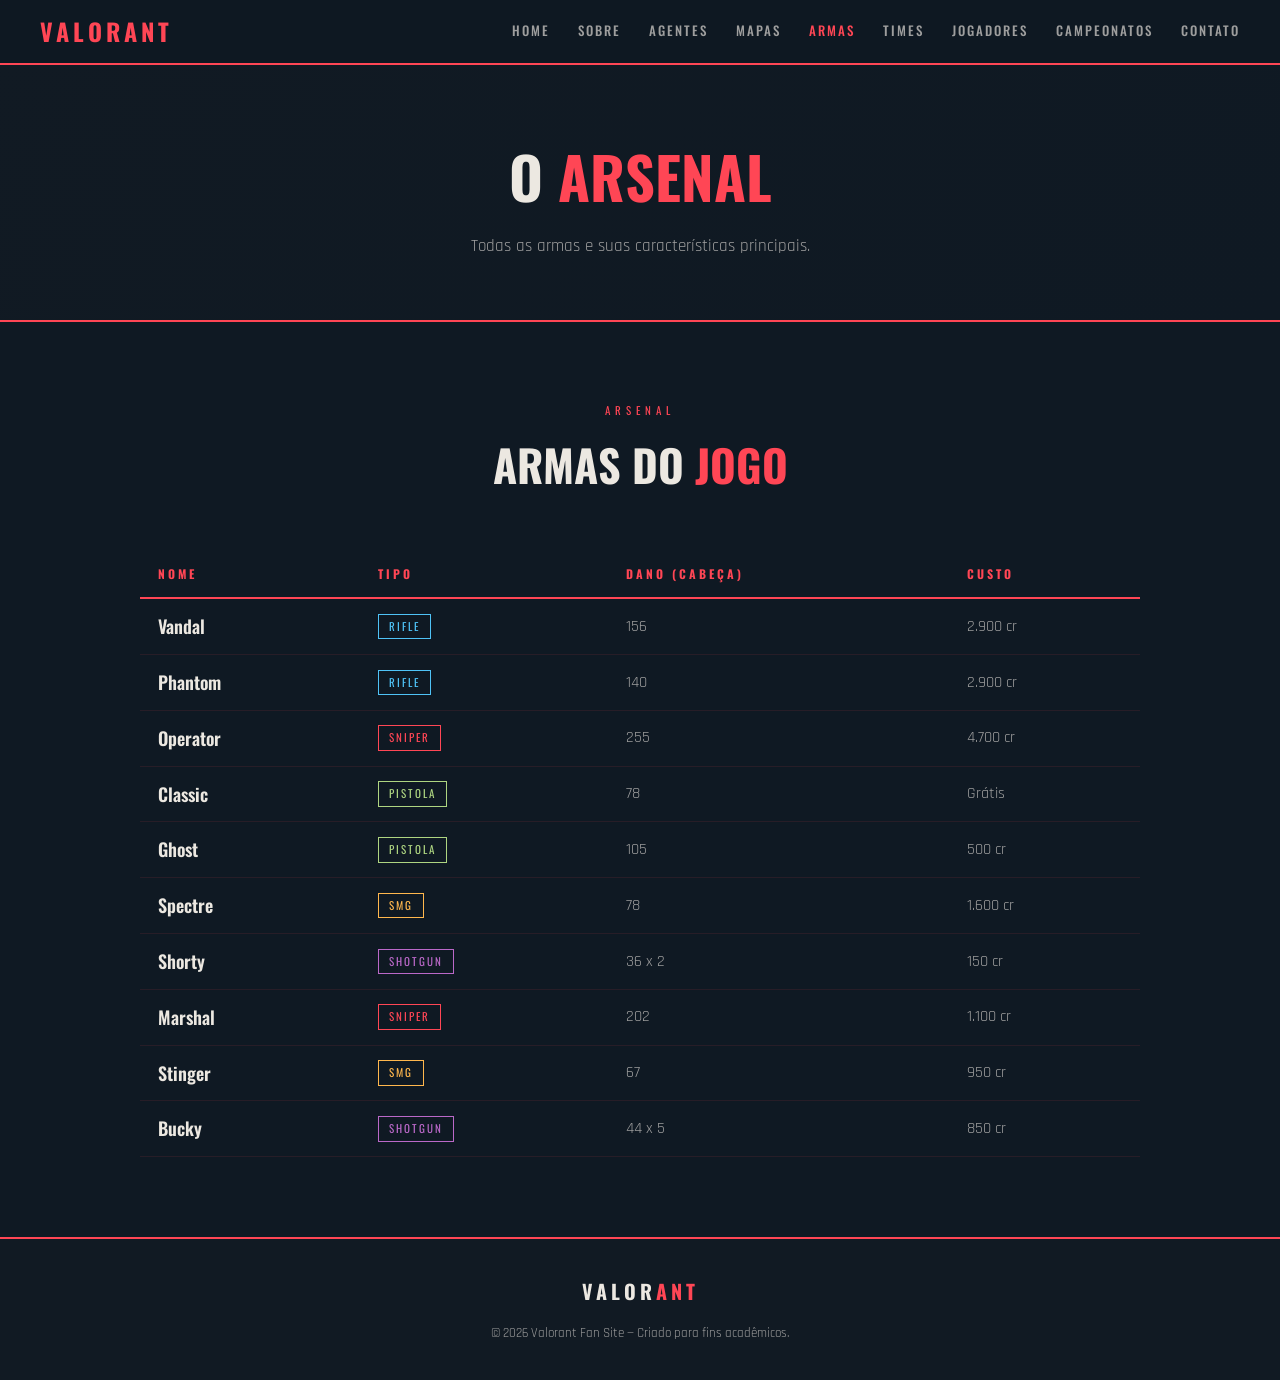
<file: pages/armas.html>
<!DOCTYPE html>
<html lang="pt-BR">
<head>
  <meta charset="UTF-8" />
  <meta name="viewport" content="width=device-width, initial-scale=1.0" />
  <title>Valorant | Armas</title>
  <link rel="stylesheet" href="../css/style.css" />
</head>
<body>

  <!-- BARRA DE NAVEGACAO -->
  <nav class="navbar">
    <div class="navbar__logo"><a href="../index.html">Valor<span>ant</span></a></div>
        <ul class="navbar__links">
      <li><a href="../index.html">Home</a></li>
      <li><a href="sobre.html">Sobre</a></li>
      <li><a href="agentes.html">Agentes</a></li>
      <li><a href="mapas.html">Mapas</a></li>
      <li><a href="armas.html">Armas</a></li>
      <li><a href="times.html">Times</a></li>
      <li><a href="jogadores.html">Jogadores</a></li>
      <li><a href="campeonatos.html">Campeonatos</a></li>
      <li><a href="contato.html">Contato</a></li>
    </ul>
  </nav>

  <section class="pagina-hero">
    <h1 class="pagina-hero__titulo">O <span>Arsenal</span></h1>
    <p class="pagina-hero__sub">Todas as armas e suas características principais.</p>
  </section>

  <section class="secao">
    <div class="secao__cabecalho">
      <span class="secao__label">Arsenal</span>
      <h2 class="secao__titulo">Armas do <span>Jogo</span></h2>
    </div>

    <table class="tabela">
      <thead>
        <tr>
          <th>Nome</th>
          <th>Tipo</th>
          <th>Dano (Cabeça)</th>
          <th>Custo</th>
        </tr>
      </thead>
      <tbody>
        <tr>
          <td>Vandal</td>
          <td><span class="etiqueta etiqueta--rifle">Rifle</span></td>
          <td>156</td>
          <td>2.900 cr</td>
        </tr>
        <tr>
          <td>Phantom</td>
          <td><span class="etiqueta etiqueta--rifle">Rifle</span></td>
          <td>140</td>
          <td>2.900 cr</td>
        </tr>
        <tr>
          <td>Operator</td>
          <td><span class="etiqueta etiqueta--sniper">Sniper</span></td>
          <td>255</td>
          <td>4.700 cr</td>
        </tr>
        <tr>
          <td>Classic</td>
          <td><span class="etiqueta etiqueta--pistola">Pistola</span></td>
          <td>78</td>
          <td>Grátis</td>
        </tr>
        <tr>
          <td>Ghost</td>
          <td><span class="etiqueta etiqueta--pistola">Pistola</span></td>
          <td>105</td>
          <td>500 cr</td>
        </tr>
        <tr>
          <td>Spectre</td>
          <td><span class="etiqueta etiqueta--smg">SMG</span></td>
          <td>78</td>
          <td>1.600 cr</td>
        </tr>
        <tr>
          <td>Shorty</td>
          <td><span class="etiqueta etiqueta--shotgun">Shotgun</span></td>
          <td>36 x 2</td>
          <td>150 cr</td>
        </tr>
        <tr>
          <td>Marshal</td>
          <td><span class="etiqueta etiqueta--sniper">Sniper</span></td>
          <td>202</td>
          <td>1.100 cr</td>
        </tr>
        <tr>
          <td>Stinger</td>
          <td><span class="etiqueta etiqueta--smg">SMG</span></td>
          <td>67</td>
          <td>950 cr</td>
        </tr>
        <tr>
          <td>Bucky</td>
          <td><span class="etiqueta etiqueta--shotgun">Shotgun</span></td>
          <td>44 x 5</td>
          <td>850 cr</td>
        </tr>
      </tbody>
    </table>
  </section>

  <!-- RODAPE -->
  <footer>
    <div class="footer__logo">Valor<span>ant</span></div>
    
    <p class="footer__copy">&copy; 2026 Valorant Fan Site &mdash; Criado para fins acadêmicos.</p>
  </footer>

  <script src="https://code.jquery.com/jquery-3.7.1.min.js"></script>
  <script src="../js/main.js"></script>

</body>
</html>
</file>
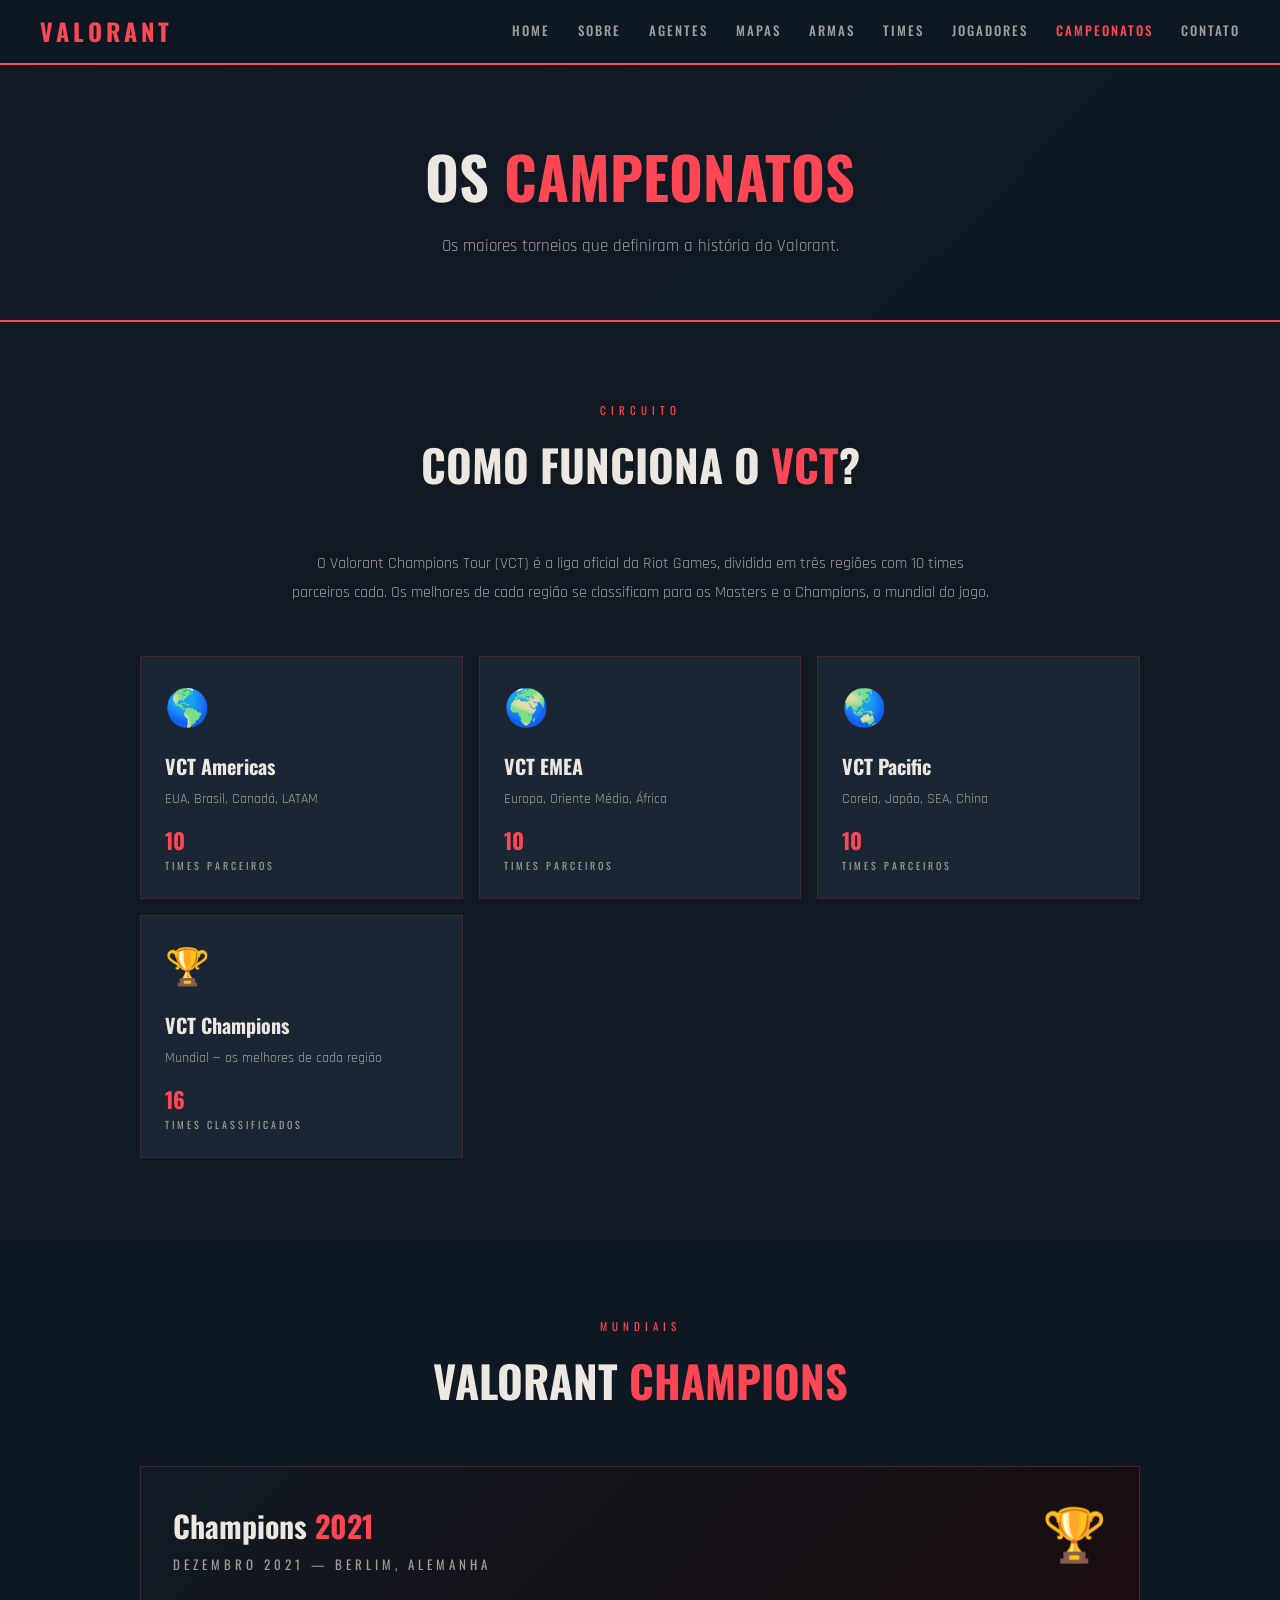
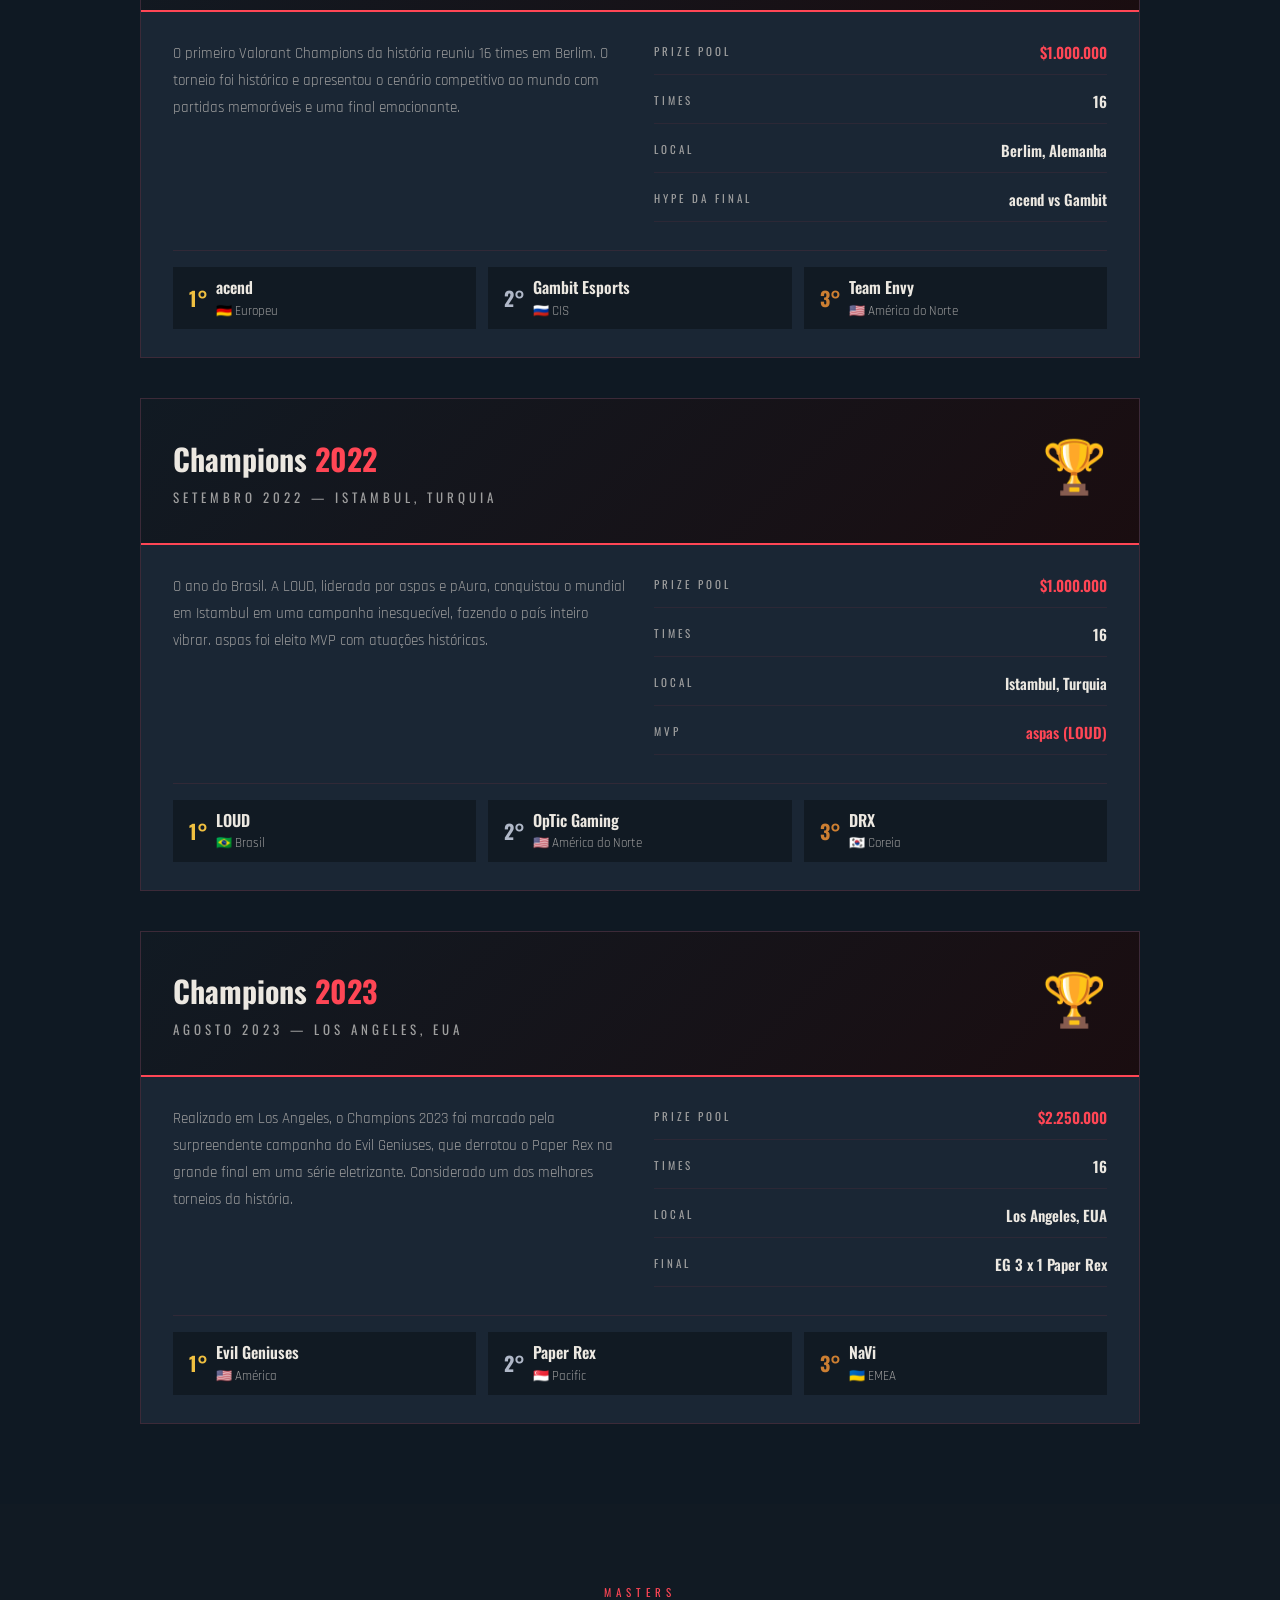
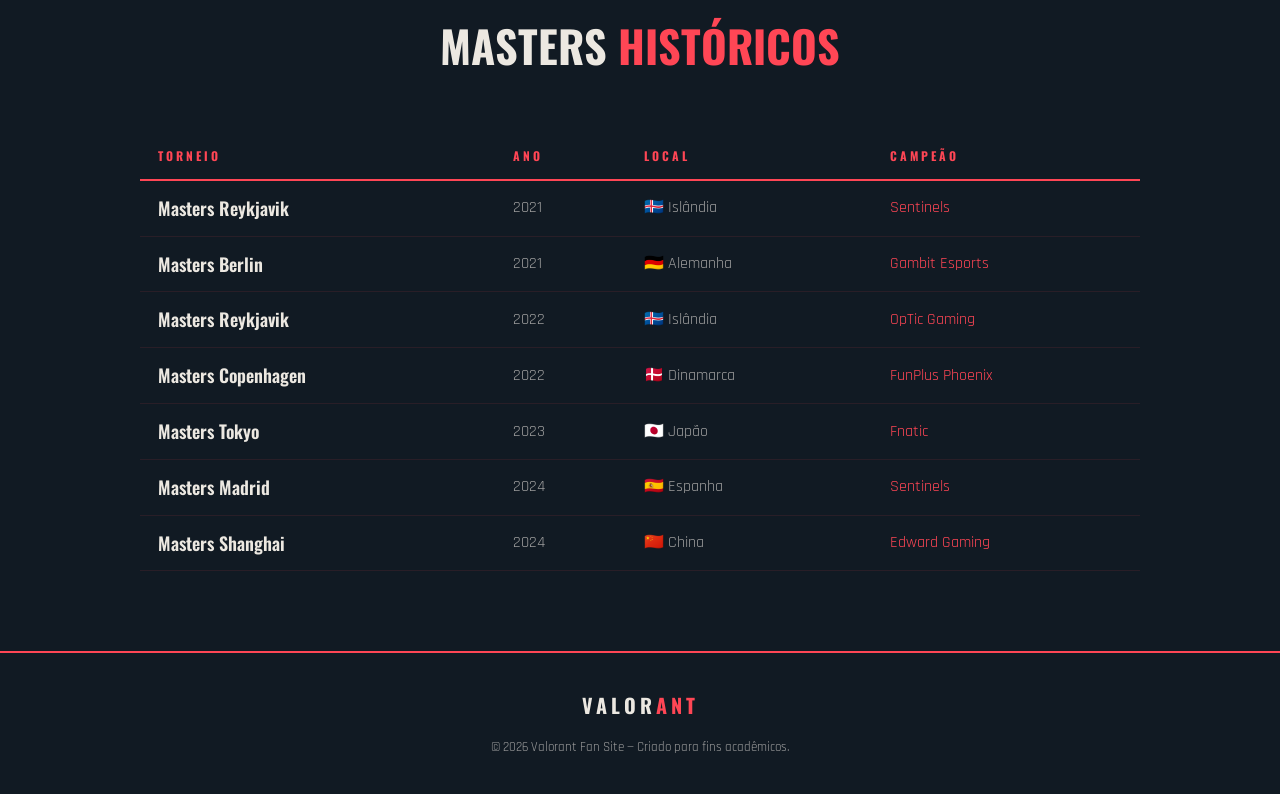
<file: pages/campeonatos.html>
<!DOCTYPE html>
<html lang="pt-BR">
<head>
  <meta charset="UTF-8" />
  <meta name="viewport" content="width=device-width, initial-scale=1.0" />
  <title>Valorant | Campeonatos</title>
  <link rel="stylesheet" href="../css/style.css" />
  <style>
   
    .camp-grid {
      display: flex;
      flex-direction: column;
      gap: 40px;
      max-width: 1000px;
      margin: 0 auto;
    }

    .camp-card {
      background-color: var(--fundo2);
      border: 1px solid rgba(255, 70, 85, 0.15);
      overflow: hidden;
      transition: border-color 0.3s;
    }

    .camp-card:hover {
      border-color: var(--vermelho);
    }

    .camp-card__topo {
      background: linear-gradient(135deg, var(--fundo3), #1a0d10);
      padding: 30px 32px;
      display: flex;
      align-items: center;
      justify-content: space-between;
      flex-wrap: wrap;
      gap: 16px;
      border-bottom: 2px solid var(--vermelho);
    }

    .camp-card__titulo {
      font-family: 'Oswald', sans-serif;
      font-size: 30px;
      font-weight: 700;
      color: var(--branco);
    }

    .camp-card__titulo span {
      color: var(--vermelho);
    }

    .camp-card__ano {
      font-family: 'Oswald', sans-serif;
      font-size: 13px;
      letter-spacing: 4px;
      text-transform: uppercase;
      color: var(--cinza);
      margin-top: 4px;
    }

    .camp-card__trofeu {
      font-size: 52px;
    }

    .camp-card__corpo {
      padding: 28px 32px;
      display: grid;
      grid-template-columns: 1fr 1fr;
      gap: 28px;
    }

    .camp-card__descricao {
      font-size: 15px;
      color: var(--cinza);
      line-height: 1.8;
    }

    .camp-card__info {
      display: flex;
      flex-direction: column;
      gap: 14px;
    }

    .info-linha {
      display: flex;
      justify-content: space-between;
      align-items: center;
      border-bottom: 1px solid rgba(255,70,85,0.08);
      padding-bottom: 10px;
    }

    .info-linha__label {
      font-family: 'Oswald', sans-serif;
      font-size: 11px;
      letter-spacing: 3px;
      text-transform: uppercase;
      color: var(--cinza);
    }

    .info-linha__valor {
      font-family: 'Oswald', sans-serif;
      font-size: 15px;
      font-weight: 600;
      color: var(--branco);
      text-align: right;
    }

    .info-linha__valor.destaque {
      color: var(--vermelho);
    }

    .camp-card__podio {
      grid-column: 1 / -1;
      display: flex;
      gap: 12px;
      flex-wrap: wrap;
      padding-top: 16px;
      border-top: 1px solid rgba(255,70,85,0.1);
    }

    .podio-item {
      display: flex;
      align-items: center;
      gap: 8px;
      background-color: var(--fundo3);
      padding: 8px 16px;
      flex: 1;
      min-width: 160px;
    }

    .podio-item__pos {
      font-family: 'Oswald', sans-serif;
      font-size: 20px;
      font-weight: 700;
    }

    .pos-1 { color: #f0c040; }
    .pos-2 { color: #b0b8c8; }
    .pos-3 { color: #cd7f32; }

    .podio-item__time {
      font-family: 'Oswald', sans-serif;
      font-size: 16px;
      font-weight: 600;
      color: var(--branco);
    }

    .podio-item__pais {
      font-size: 13px;
      color: var(--cinza);
    }

    .vct-regiao {
      display: grid;
      grid-template-columns: repeat(auto-fit, minmax(260px, 1fr));
      gap: 16px;
      max-width: 1000px;
      margin: 0 auto;
    }

    .vct-card {
      background-color: var(--fundo2);
      border: 1px solid rgba(255,70,85,0.15);
      padding: 24px;
      transition: border-color 0.3s;
    }

    .vct-card:hover { border-color: var(--vermelho); }

    .vct-card__icone {
      font-size: 36px;
      margin-bottom: 12px;
    }

    .vct-card__nome {
      font-family: 'Oswald', sans-serif;
      font-size: 20px;
      font-weight: 700;
      color: var(--branco);
      margin-bottom: 6px;
    }

    .vct-card__paises {
      font-size: 14px;
      color: var(--cinza);
      margin-bottom: 12px;
    }

    .vct-card__times {
      font-family: 'Oswald', sans-serif;
      font-size: 22px;
      font-weight: 700;
      color: var(--vermelho);
    }

    .vct-card__label {
      font-family: 'Oswald', sans-serif;
      font-size: 10px;
      letter-spacing: 3px;
      text-transform: uppercase;
      color: var(--cinza);
    }

    @media (max-width: 640px) {
      .camp-card__corpo {
        grid-template-columns: 1fr;
      }
    }
  </style>
</head>
<body>

  <nav class="navbar">
    <div class="navbar__logo"><a href="../index.html">Valor<span>ant</span></a></div>
    <ul class="navbar__links">
      <li><a href="../index.html">Home</a></li>
      <li><a href="sobre.html">Sobre</a></li>
      <li><a href="agentes.html">Agentes</a></li>
      <li><a href="mapas.html">Mapas</a></li>
      <li><a href="armas.html">Armas</a></li>
      <li><a href="times.html">Times</a></li>
      <li><a href="jogadores.html">Jogadores</a></li>
      <li><a href="campeonatos.html" class="active">Campeonatos</a></li>
      <li><a href="contato.html">Contato</a></li>
    </ul>
  </nav>

  <section class="pagina-hero">
    <h1 class="pagina-hero__titulo">Os <span>Campeonatos</span></h1>
    <p class="pagina-hero__sub">Os maiores torneios que definiram a história do Valorant.</p>
  </section>

  <section class="secao secao--escura">
    <div class="secao__cabecalho">
      <span class="secao__label">Circuito</span>
      <h2 class="secao__titulo">Como funciona o <span>VCT</span>?</h2>
    </div>
    <p style="text-align:center; color: var(--cinza); font-size:16px; max-width:700px; margin: 0 auto 48px; line-height:1.8;">
      O Valorant Champions Tour (VCT) é a liga oficial da Riot Games, dividida em três regiões com 10 times parceiros cada. Os melhores de cada região se classificam para os Masters e o Champions, o mundial do jogo.
    </p>
    <div class="vct-regiao">
      <div class="vct-card">
        <div class="vct-card__icone">🌎</div>
        <div class="vct-card__nome">VCT Americas</div>
        <div class="vct-card__paises">EUA, Brasil, Canadá, LATAM</div>
        <div class="vct-card__times">10</div>
        <div class="vct-card__label">Times parceiros</div>
      </div>
      <div class="vct-card">
        <div class="vct-card__icone">🌍</div>
        <div class="vct-card__nome">VCT EMEA</div>
        <div class="vct-card__paises">Europa, Oriente Médio, África</div>
        <div class="vct-card__times">10</div>
        <div class="vct-card__label">Times parceiros</div>
      </div>
      <div class="vct-card">
        <div class="vct-card__icone">🌏</div>
        <div class="vct-card__nome">VCT Pacific</div>
        <div class="vct-card__paises">Coreia, Japão, SEA, China</div>
        <div class="vct-card__times">10</div>
        <div class="vct-card__label">Times parceiros</div>
      </div>
      <div class="vct-card">
        <div class="vct-card__icone">🏆</div>
        <div class="vct-card__nome">VCT Champions</div>
        <div class="vct-card__paises">Mundial — os melhores de cada região</div>
        <div class="vct-card__times">16</div>
        <div class="vct-card__label">Times classificados</div>
      </div>
    </div>
  </section>

  <section class="secao">
    <div class="secao__cabecalho">
      <span class="secao__label">Mundiais</span>
      <h2 class="secao__titulo">Valorant <span>Champions</span></h2>
    </div>

    <div class="camp-grid">

      <div class="camp-card">
        <div class="camp-card__topo">
          <div>
            <div class="camp-card__titulo">Champions <span>2021</span></div>
            <div class="camp-card__ano">Dezembro 2021 &mdash; Berlim, Alemanha</div>
          </div>
          <div class="camp-card__trofeu">🏆</div>
        </div>
        <div class="camp-card__corpo">
          <p class="camp-card__descricao">
            O primeiro Valorant Champions da história reuniu 16 times em Berlim. O torneio foi histórico e apresentou o cenário competitivo ao mundo com partidas memoráveis e uma final emocionante.
          </p>
          <div class="camp-card__info">
            <div class="info-linha">
              <span class="info-linha__label">Prize Pool</span>
              <span class="info-linha__valor destaque">$1.000.000</span>
            </div>
            <div class="info-linha">
              <span class="info-linha__label">Times</span>
              <span class="info-linha__valor">16</span>
            </div>
            <div class="info-linha">
              <span class="info-linha__label">Local</span>
              <span class="info-linha__valor">Berlim, Alemanha</span>
            </div>
            <div class="info-linha">
              <span class="info-linha__label">Hype da Final</span>
              <span class="info-linha__valor">acend vs Gambit</span>
            </div>
          </div>
          <div class="camp-card__podio">
            <div class="podio-item">
              <span class="podio-item__pos pos-1">1°</span>
              <div>
                <div class="podio-item__time">acend</div>
                <div class="podio-item__pais">🇩🇪 Europeu</div>
              </div>
            </div>
            <div class="podio-item">
              <span class="podio-item__pos pos-2">2°</span>
              <div>
                <div class="podio-item__time">Gambit Esports</div>
                <div class="podio-item__pais">🇷🇺 CIS</div>
              </div>
            </div>
            <div class="podio-item">
              <span class="podio-item__pos pos-3">3°</span>
              <div>
                <div class="podio-item__time">Team Envy</div>
                <div class="podio-item__pais">🇺🇸 América do Norte</div>
              </div>
            </div>
          </div>
        </div>
      </div>

      <div class="camp-card">
        <div class="camp-card__topo">
          <div>
            <div class="camp-card__titulo">Champions <span>2022</span></div>
            <div class="camp-card__ano">Setembro 2022 &mdash; Istambul, Turquia</div>
          </div>
          <div class="camp-card__trofeu">🏆</div>
        </div>
        <div class="camp-card__corpo">
          <p class="camp-card__descricao">
            O ano do Brasil. A LOUD, liderada por aspas e pAura, conquistou o mundial em Istambul em uma campanha inesquecível, fazendo o país inteiro vibrar. aspas foi eleito MVP com atuações históricas.
          </p>
          <div class="camp-card__info">
            <div class="info-linha">
              <span class="info-linha__label">Prize Pool</span>
              <span class="info-linha__valor destaque">$1.000.000</span>
            </div>
            <div class="info-linha">
              <span class="info-linha__label">Times</span>
              <span class="info-linha__valor">16</span>
            </div>
            <div class="info-linha">
              <span class="info-linha__label">Local</span>
              <span class="info-linha__valor">Istambul, Turquia</span>
            </div>
            <div class="info-linha">
              <span class="info-linha__label">MVP</span>
              <span class="info-linha__valor destaque">aspas (LOUD)</span>
            </div>
          </div>
          <div class="camp-card__podio">
            <div class="podio-item">
              <span class="podio-item__pos pos-1">1°</span>
              <div>
                <div class="podio-item__time">LOUD</div>
                <div class="podio-item__pais">🇧🇷 Brasil</div>
              </div>
            </div>
            <div class="podio-item">
              <span class="podio-item__pos pos-2">2°</span>
              <div>
                <div class="podio-item__time">OpTic Gaming</div>
                <div class="podio-item__pais">🇺🇸 América do Norte</div>
              </div>
            </div>
            <div class="podio-item">
              <span class="podio-item__pos pos-3">3°</span>
              <div>
                <div class="podio-item__time">DRX</div>
                <div class="podio-item__pais">🇰🇷 Coreia</div>
              </div>
            </div>
          </div>
        </div>
      </div>

      <div class="camp-card">
        <div class="camp-card__topo">
          <div>
            <div class="camp-card__titulo">Champions <span>2023</span></div>
            <div class="camp-card__ano">Agosto 2023 &mdash; Los Angeles, EUA</div>
          </div>
          <div class="camp-card__trofeu">🏆</div>
        </div>
        <div class="camp-card__corpo">
          <p class="camp-card__descricao">
            Realizado em Los Angeles, o Champions 2023 foi marcado pela surpreendente campanha do Evil Geniuses, que derrotou o Paper Rex na grande final em uma série eletrizante. Considerado um dos melhores torneios da história.
          </p>
          <div class="camp-card__info">
            <div class="info-linha">
              <span class="info-linha__label">Prize Pool</span>
              <span class="info-linha__valor destaque">$2.250.000</span>
            </div>
            <div class="info-linha">
              <span class="info-linha__label">Times</span>
              <span class="info-linha__valor">16</span>
            </div>
            <div class="info-linha">
              <span class="info-linha__label">Local</span>
              <span class="info-linha__valor">Los Angeles, EUA</span>
            </div>
            <div class="info-linha">
              <span class="info-linha__label">Final</span>
              <span class="info-linha__valor">EG 3 x 1 Paper Rex</span>
            </div>
          </div>
          <div class="camp-card__podio">
            <div class="podio-item">
              <span class="podio-item__pos pos-1">1°</span>
              <div>
                <div class="podio-item__time">Evil Geniuses</div>
                <div class="podio-item__pais">🇺🇸 América</div>
              </div>
            </div>
            <div class="podio-item">
              <span class="podio-item__pos pos-2">2°</span>
              <div>
                <div class="podio-item__time">Paper Rex</div>
                <div class="podio-item__pais">🇸🇬 Pacific</div>
              </div>
            </div>
            <div class="podio-item">
              <span class="podio-item__pos pos-3">3°</span>
              <div>
                <div class="podio-item__time">NaVi</div>
                <div class="podio-item__pais">🇺🇦 EMEA</div>
              </div>
            </div>
          </div>
        </div>
      </div>

    </div>
  </section>

  <section class="secao secao--escura">
    <div class="secao__cabecalho">
      <span class="secao__label">Masters</span>
      <h2 class="secao__titulo">Masters <span>Históricos</span></h2>
    </div>
    <div style="max-width:1000px; margin: 0 auto;">
      <table class="tabela">
        <thead>
          <tr>
            <th>Torneio</th>
            <th>Ano</th>
            <th>Local</th>
            <th>Campeão</th>
          </tr>
        </thead>
        <tbody>
          <tr>
            <td>Masters Reykjavik</td>
            <td>2021</td>
            <td>🇮🇸 Islândia</td>
            <td style="color: var(--vermelho);">Sentinels</td>
          </tr>
          <tr>
            <td>Masters Berlin</td>
            <td>2021</td>
            <td>🇩🇪 Alemanha</td>
            <td style="color: var(--vermelho);">Gambit Esports</td>
          </tr>
          <tr>
            <td>Masters Reykjavik</td>
            <td>2022</td>
            <td>🇮🇸 Islândia</td>
            <td style="color: var(--vermelho);">OpTic Gaming</td>
          </tr>
          <tr>
            <td>Masters Copenhagen</td>
            <td>2022</td>
            <td>🇩🇰 Dinamarca</td>
            <td style="color: var(--vermelho);">FunPlus Phoenix</td>
          </tr>
          <tr>
            <td>Masters Tokyo</td>
            <td>2023</td>
            <td>🇯🇵 Japão</td>
            <td style="color: var(--vermelho);">Fnatic</td>
          </tr>
          <tr>
            <td>Masters Madrid</td>
            <td>2024</td>
            <td>🇪🇸 Espanha</td>
            <td style="color: var(--vermelho);">Sentinels</td>
          </tr>
          <tr>
            <td>Masters Shanghai</td>
            <td>2024</td>
            <td>🇨🇳 China</td>
            <td style="color: var(--vermelho);">Edward Gaming</td>
          </tr>
        </tbody>
      </table>
    </div>
  </section>

  <footer>
    <div class="footer__logo">Valor<span>ant</span></div>
    <p class="footer__copy">&copy; 2026 Valorant Fan Site &mdash; Criado para fins acadêmicos.</p>
  </footer>

  <script src="https://code.jquery.com/jquery-3.7.1.min.js"></script>
  <script src="../js/main.js"></script>
</body>
</html>
</file>
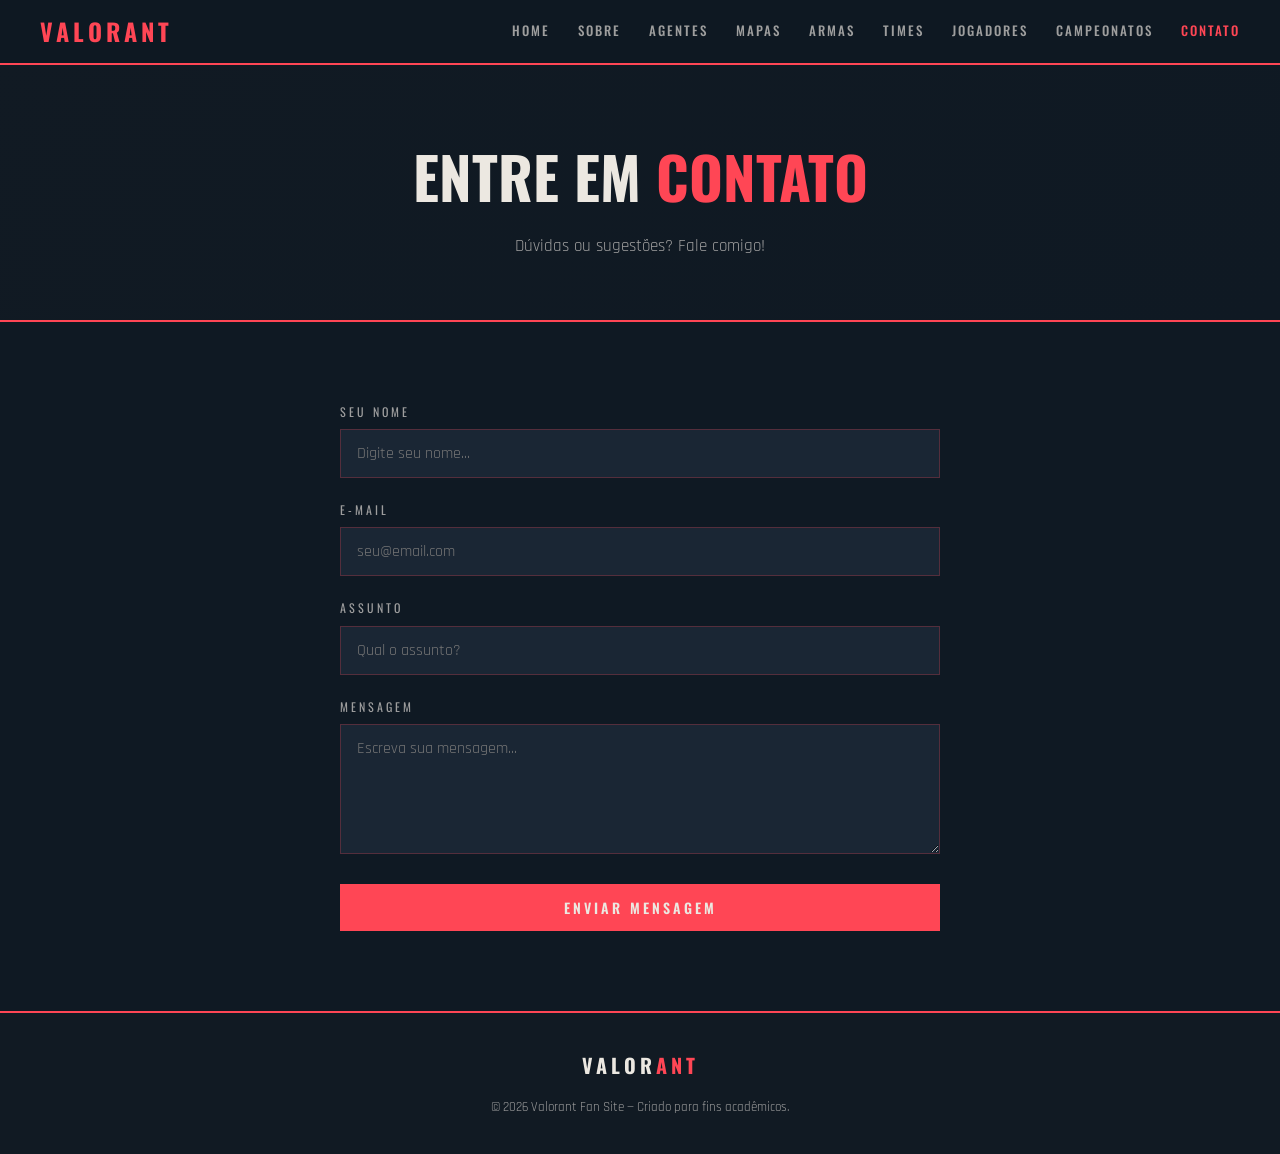
<file: pages/contato.html>
<!DOCTYPE html>
<html lang="pt-BR">
<head>
  <meta charset="UTF-8" />
  <meta name="viewport" content="width=device-width, initial-scale=1.0" />
  <title>Valorant | Contato</title>
  <link rel="stylesheet" href="../css/style.css" />
</head>
<body>

  <nav class="navbar">
    <div class="navbar__logo"><a href="../index.html">Valor<span>ant</span></a></div>
        <ul class="navbar__links">
      <li><a href="../index.html">Home</a></li>
      <li><a href="sobre.html">Sobre</a></li>
      <li><a href="agentes.html">Agentes</a></li>
      <li><a href="mapas.html">Mapas</a></li>
      <li><a href="armas.html">Armas</a></li>
      <li><a href="times.html">Times</a></li>
      <li><a href="jogadores.html">Jogadores</a></li>
      <li><a href="campeonatos.html">Campeonatos</a></li>
      <li><a href="contato.html">Contato</a></li>
    </ul>
  </nav>

  <section class="pagina-hero">
    <h1 class="pagina-hero__titulo">Entre em <span>Contato</span></h1>
    <p class="pagina-hero__sub">Dúvidas ou sugestões? Fale comigo!</p>
  </section>

  <section class="secao">
    <div style="max-width: 600px; margin: 0 auto;">

      <div class="grupo">
        <label for="nome">Seu Nome</label>
        <input type="text" id="nome" placeholder="Digite seu nome..." />
      </div>

      <div class="grupo">
        <label for="email">E-mail</label>
        <input type="email" id="email" placeholder="seu@email.com" />
      </div>

      <div class="grupo">
        <label for="assunto">Assunto</label>
        <input type="text" id="assunto" placeholder="Qual o assunto?" />
      </div>

      <div class="grupo">
        <label for="mensagem">Mensagem</label>
        <textarea id="mensagem" placeholder="Escreva sua mensagem..."></textarea>
      </div>

      <button class="btn btn--vermelho" id="btn-enviar" style="width: 100%;">Enviar Mensagem</button>

      <div class="mensagem-ok" id="aviso-ok">&#10003; Mensagem enviada com sucesso!</div>

    </div>
  </section>

  <footer>
    <div class="footer__logo">Valor<span>ant</span></div>
    
    <p class="footer__copy">&copy; 2026 Valorant Fan Site &mdash; Criado para fins acadêmicos.</p>
  </footer>

  <script src="https://code.jquery.com/jquery-3.7.1.min.js"></script>
  <script src="../js/main.js"></script>

  <script>
    $('#btn-enviar').on('click', function () {
      var nome     = $('#nome').val().trim();
      var email    = $('#email').val().trim();
      var mensagem = $('#mensagem').val().trim();

      if (nome === '' || email === '' || mensagem === '') {
        alert('Por favor, preencha todos os campos obrigatórios.');
        return;
      }

      $('#aviso-ok').fadeIn(400);
      $('#nome, #email, #assunto, #mensagem').val('');

      setTimeout(function () {
        $('#aviso-ok').fadeOut(400);
      }, 4000);
    });
  </script>

</body>
</html>
</file>
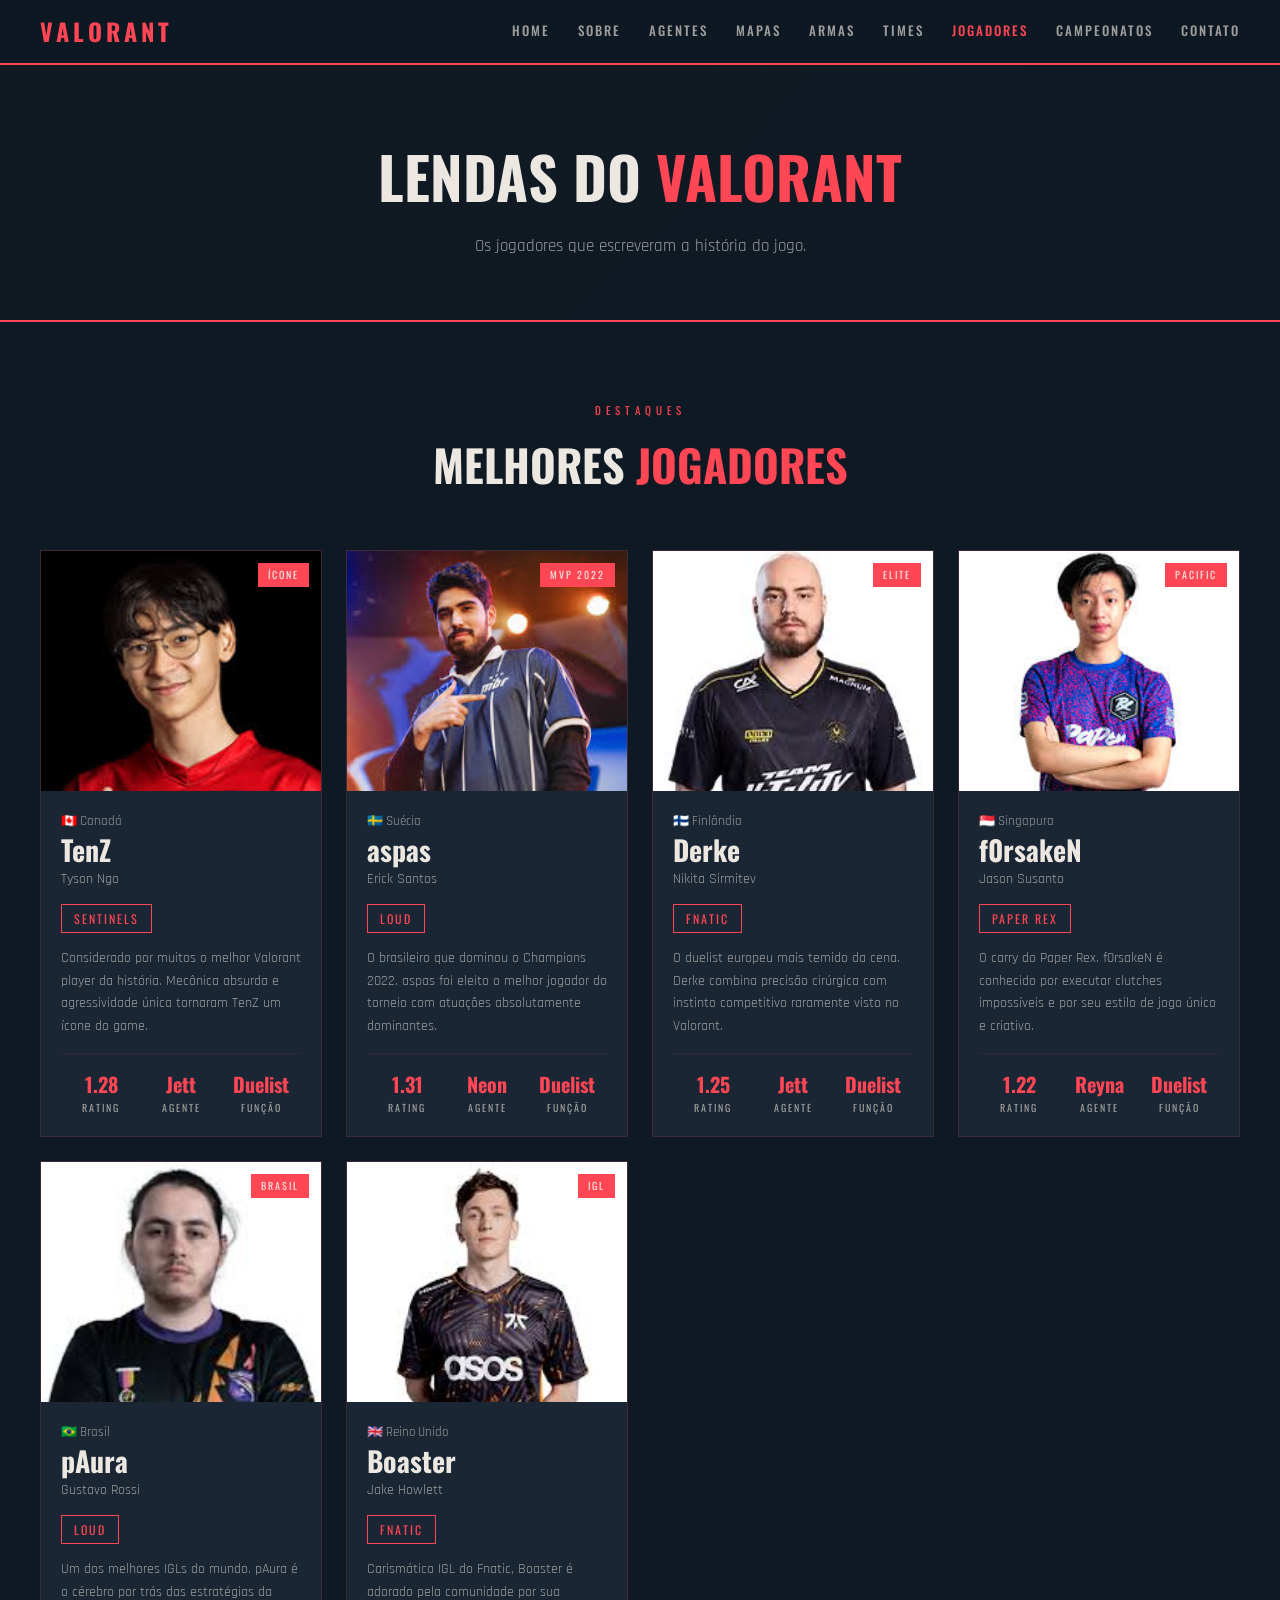
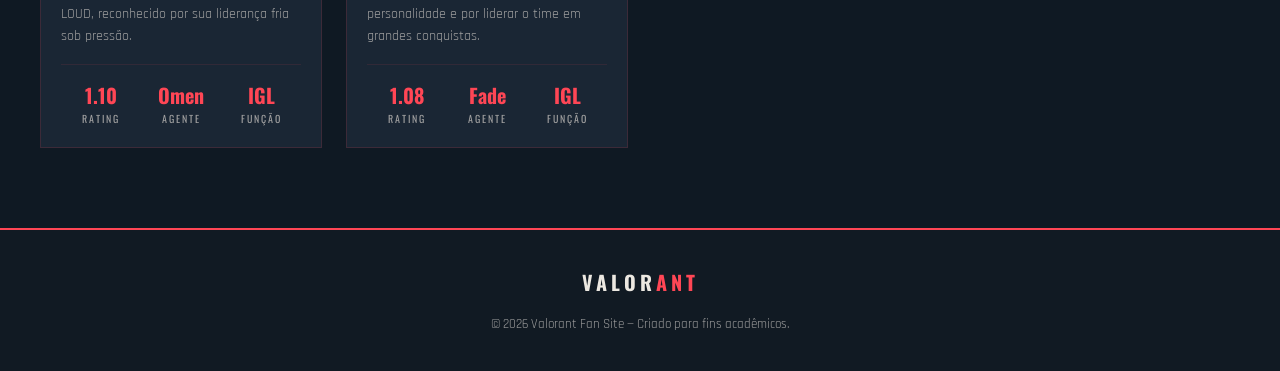
<file: pages/jogadores.html>
<!DOCTYPE html>
<html lang="pt-BR">
<head>
  <meta charset="UTF-8" />
  <meta name="viewport" content="width=device-width, initial-scale=1.0" />
  <title>Valorant | Jogadores</title>
  <link rel="stylesheet" href="../css/style.css" />
  <style>
    .jogadores-grid {
      display: grid;
      grid-template-columns: repeat(auto-fit, minmax(280px, 1fr));
      gap: 24px;
      max-width: 1200px;
      margin: 0 auto;
    }

    .jogador-card {
      background-color: var(--fundo2);
      border: 1px solid rgba(255, 70, 85, 0.15);
      overflow: hidden;
      transition: transform 0.3s, border-color 0.3s;
      position: relative;
    }

    .jogador-card:hover {
      transform: translateY(-6px);
      border-color: var(--vermelho);
    }

    .jogador-card__destaque {
      position: absolute;
      top: 12px;
      right: 12px;
      background-color: var(--vermelho);
      font-family: 'Oswald', sans-serif;
      font-size: 10px;
      letter-spacing: 2px;
      text-transform: uppercase;
      padding: 4px 10px;
      color: var(--branco);
    }

    .jogador-card__foto {
      width: 100%;
      height: 240px;
      object-fit: cover;
      object-position: top;
      background-color: var(--fundo3);
      display: flex;
      align-items: center;
      justify-content: center;
    }

    .jogador-card__foto-placeholder {
      width: 100%;
      height: 240px;
      background: linear-gradient(135deg, var(--fundo3), var(--fundo2));
      display: flex;
      align-items: center;
      justify-content: center;
    }

    .jogador-card__iniciais {
      font-family: 'Oswald', sans-serif;
      font-size: 64px;
      font-weight: 700;
      color: var(--vermelho);
      opacity: 0.5;
    }

    .jogador-card__corpo {
      padding: 20px;
    }

    .jogador-card__pais {
      font-size: 13px;
      color: var(--cinza);
      margin-bottom: 4px;
    }

    .jogador-card__nick {
      font-family: 'Oswald', sans-serif;
      font-size: 28px;
      font-weight: 700;
      color: var(--branco);
      line-height: 1;
      margin-bottom: 4px;
    }

    .jogador-card__nome-real {
      font-size: 14px;
      color: var(--cinza);
      margin-bottom: 14px;
    }

    .jogador-card__time {
      display: inline-block;
      font-family: 'Oswald', sans-serif;
      font-size: 12px;
      letter-spacing: 2px;
      text-transform: uppercase;
      color: var(--vermelho);
      border: 1px solid var(--vermelho);
      padding: 4px 12px;
      margin-bottom: 14px;
    }

    .jogador-card__descricao {
      font-size: 14px;
      color: var(--cinza);
      line-height: 1.6;
    }

    .jogador-card__stats {
      display: flex;
      gap: 0;
      margin-top: 16px;
      border-top: 1px solid rgba(255,70,85,0.1);
      padding-top: 14px;
    }

    .jogador-stat {
      flex: 1;
      text-align: center;
    }

    .jogador-stat__valor {
      font-family: 'Oswald', sans-serif;
      font-size: 20px;
      font-weight: 700;
      color: var(--vermelho);
    }

    .jogador-stat__nome {
      font-family: 'Oswald', sans-serif;
      font-size: 10px;
      letter-spacing: 2px;
      text-transform: uppercase;
      color: var(--cinza);
    }
  </style>
</head>
<body>

  <nav class="navbar">
    <div class="navbar__logo"><a href="../index.html">Valor<span>ant</span></a></div>
    <ul class="navbar__links">
      <li><a href="../index.html">Home</a></li>
      <li><a href="sobre.html">Sobre</a></li>
      <li><a href="agentes.html">Agentes</a></li>
      <li><a href="mapas.html">Mapas</a></li>
      <li><a href="armas.html">Armas</a></li>
      <li><a href="times.html">Times</a></li>
      <li><a href="jogadores.html" class="active">Jogadores</a></li>
      <li><a href="campeonatos.html">Campeonatos</a></li>
      <li><a href="contato.html">Contato</a></li>
    </ul>
  </nav>

  <section class="pagina-hero">
    <h1 class="pagina-hero__titulo">Lendas do <span>Valorant</span></h1>
    <p class="pagina-hero__sub">Os jogadores que escreveram a história do jogo.</p>
  </section>

  <section class="secao">
    <div class="secao__cabecalho">
      <span class="secao__label">Destaques</span>
      <h2 class="secao__titulo">Melhores <span>Jogadores</span></h2>
    </div>

    <div class="jogadores-grid">

      <div class="jogador-card">
        <div class="jogador-card__destaque">ÍCONE</div>
        <div class="jogador-card__foto-placeholder">
          <img src="../{images,css,js,pages}/TenZ.jfif" alt="TenZ" class="jogador-card__foto" />
        </div>
        <div class="jogador-card__corpo">
          <div class="jogador-card__pais">🇨🇦 Canadá</div>
          <div class="jogador-card__nick">TenZ</div>
          <div class="jogador-card__nome-real">Tyson Ngo</div>
          <div class="jogador-card__time">Sentinels</div>
          <p class="jogador-card__descricao">
            Considerado por muitos o melhor Valorant player da história. Mecânica absurda e agressividade única tornaram TenZ um ícone do game.
          </p>
          <div class="jogador-card__stats">
            <div class="jogador-stat">
              <div class="jogador-stat__valor">1.28</div>
              <div class="jogador-stat__nome">Rating</div>
            </div>
            <div class="jogador-stat">
              <div class="jogador-stat__valor">Jett</div>
              <div class="jogador-stat__nome">Agente</div>
            </div>
            <div class="jogador-stat">
              <div class="jogador-stat__valor">Duelist</div>
              <div class="jogador-stat__nome">Função</div>
            </div>
          </div>
        </div>
      </div>

      <div class="jogador-card">
        <div class="jogador-card__destaque">MVP 2022</div>
        <div class="jogador-card__foto-placeholder">
          <img src="../{images,css,js,pages}/Aspas.jfif" alt="Aspas" class="jogador-card__foto" />
        </div>
        <div class="jogador-card__corpo">
          <div class="jogador-card__pais">🇸🇪 Suécia</div>
          <div class="jogador-card__nick">aspas</div>
          <div class="jogador-card__nome-real">Erick Santos</div>
          <div class="jogador-card__time">LOUD</div>
          <p class="jogador-card__descricao">
            O brasileiro que dominou o Champions 2022. aspas foi eleito o melhor jogador do torneio com atuações absolutamente dominantes.
          </p>
          <div class="jogador-card__stats">
            <div class="jogador-stat">
              <div class="jogador-stat__valor">1.31</div>
              <div class="jogador-stat__nome">Rating</div>
            </div>
            <div class="jogador-stat">
              <div class="jogador-stat__valor">Neon</div>
              <div class="jogador-stat__nome">Agente</div>
            </div>
            <div class="jogador-stat">
              <div class="jogador-stat__valor">Duelist</div>
              <div class="jogador-stat__nome">Função</div>
            </div>
          </div>
        </div>
      </div>

      <div class="jogador-card">
        <div class="jogador-card__destaque">ELITE</div>
        <div class="jogador-card__foto-placeholder">
          <img src="../{images,css,js,pages}/Derke.jfif" alt="Derke" class="jogador-card__foto" />
        </div>
        <div class="jogador-card__corpo">
          <div class="jogador-card__pais">🇫🇮 Finlândia</div>
          <div class="jogador-card__nick">Derke</div>
          <div class="jogador-card__nome-real">Nikita Sirmitev</div>
          <div class="jogador-card__time">Fnatic</div>
          <p class="jogador-card__descricao">
            O duelist europeu mais temido da cena. Derke combina precisão cirúrgica com instinto competitivo raramente visto no Valorant.
          </p>
          <div class="jogador-card__stats">
            <div class="jogador-stat">
              <div class="jogador-stat__valor">1.25</div>
              <div class="jogador-stat__nome">Rating</div>
            </div>
            <div class="jogador-stat">
              <div class="jogador-stat__valor">Jett</div>
              <div class="jogador-stat__nome">Agente</div>
            </div>
            <div class="jogador-stat">
              <div class="jogador-stat__valor">Duelist</div>
              <div class="jogador-stat__nome">Função</div>
            </div>
          </div>
        </div>
      </div>

      <div class="jogador-card">
        <div class="jogador-card__destaque">PACIFIC</div>
        <div class="jogador-card__foto-placeholder">
          <img src="../{images,css,js,pages}/f0rsakeN.jfif" alt="f0rsakeN " class="jogador-card__foto" />
        </div>
        <div class="jogador-card__corpo">
          <div class="jogador-card__pais">🇸🇬 Singapura</div>
          <div class="jogador-card__nick">f0rsakeN</div>
          <div class="jogador-card__nome-real">Jason Susanto</div>
          <div class="jogador-card__time">Paper Rex</div>
          <p class="jogador-card__descricao">
            O carry do Paper Rex. f0rsakeN é conhecido por executar clutches impossíveis e por seu estilo de jogo único e criativo.
          </p>
          <div class="jogador-card__stats">
            <div class="jogador-stat">
              <div class="jogador-stat__valor">1.22</div>
              <div class="jogador-stat__nome">Rating</div>
            </div>
            <div class="jogador-stat">
              <div class="jogador-stat__valor">Reyna</div>
              <div class="jogador-stat__nome">Agente</div>
            </div>
            <div class="jogador-stat">
              <div class="jogador-stat__valor">Duelist</div>
              <div class="jogador-stat__nome">Função</div>
            </div>
          </div>
        </div>
      </div>

      <div class="jogador-card">
        <div class="jogador-card__destaque">BRASIL</div>
        <div class="jogador-card__foto-placeholder">
          <img src="../{images,css,js,pages}/pAura.jfif" alt="pAura" class="jogador-card__foto" />
        </div>
        <div class="jogador-card__corpo">
          <div class="jogador-card__pais">🇧🇷 Brasil</div>
          <div class="jogador-card__nick">pAura</div>
          <div class="jogador-card__nome-real">Gustavo Rossi</div>
          <div class="jogador-card__time">LOUD</div>
          <p class="jogador-card__descricao">
            Um dos melhores IGLs do mundo. pAura é o cérebro por trás das estratégias da LOUD, reconhecido por sua liderança fria sob pressão.
          </p>
          <div class="jogador-card__stats">
            <div class="jogador-stat">
              <div class="jogador-stat__valor">1.10</div>
              <div class="jogador-stat__nome">Rating</div>
            </div>
            <div class="jogador-stat">
              <div class="jogador-stat__valor">Omen</div>
              <div class="jogador-stat__nome">Agente</div>
            </div>
            <div class="jogador-stat">
              <div class="jogador-stat__valor">IGL</div>
              <div class="jogador-stat__nome">Função</div>
            </div>
          </div>
        </div>
      </div>

      <div class="jogador-card">
        <div class="jogador-card__destaque">IGL</div>
        <div class="jogador-card__foto-placeholder">
          <img src="../{images,css,js,pages}/Boaster.jfif" alt="Boaster" class="jogador-card__foto" />
        </div>
        <div class="jogador-card__corpo">
          <div class="jogador-card__pais">🇬🇧 Reino Unido</div>
          <div class="jogador-card__nick">Boaster</div>
          <div class="jogador-card__nome-real">Jake Howlett</div>
          <div class="jogador-card__time">Fnatic</div>
          <p class="jogador-card__descricao">
            Carismático IGL do Fnatic, Boaster é adorado pela comunidade por sua personalidade e por liderar o time em grandes conquistas.
          </p>
          <div class="jogador-card__stats">
            <div class="jogador-stat">
              <div class="jogador-stat__valor">1.08</div>
              <div class="jogador-stat__nome">Rating</div>
            </div>
            <div class="jogador-stat">
              <div class="jogador-stat__valor">Fade</div>
              <div class="jogador-stat__nome">Agente</div>
            </div>
            <div class="jogador-stat">
              <div class="jogador-stat__valor">IGL</div>
              <div class="jogador-stat__nome">Função</div>
            </div>
          </div>
        </div>
      </div>

    </div>
  </section>

  <footer>
    <div class="footer__logo">Valor<span>ant</span></div>
    <p class="footer__copy">&copy; 2026 Valorant Fan Site &mdash; Criado para fins acadêmicos.</p>
  </footer>

  <script src="https://code.jquery.com/jquery-3.7.1.min.js"></script>
  <script src="../js/main.js"></script>
</body>
</html>
</file>
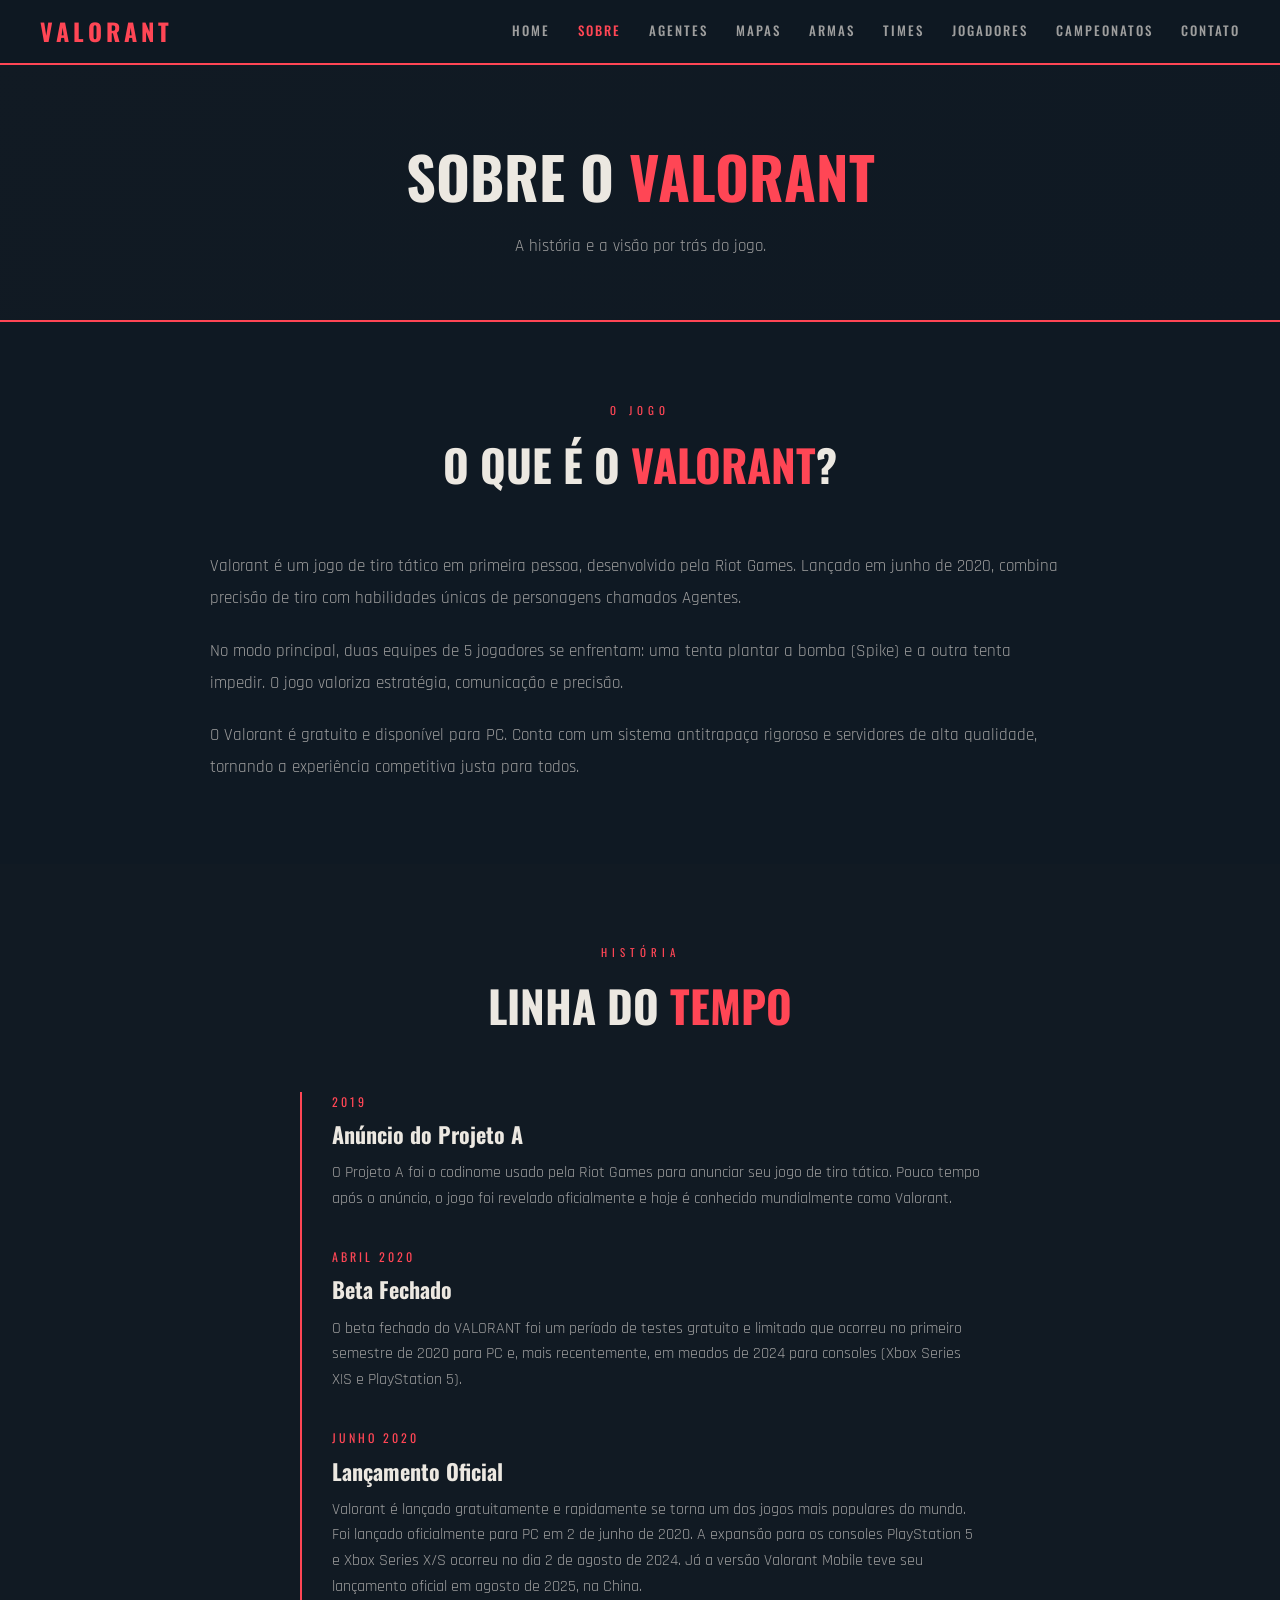
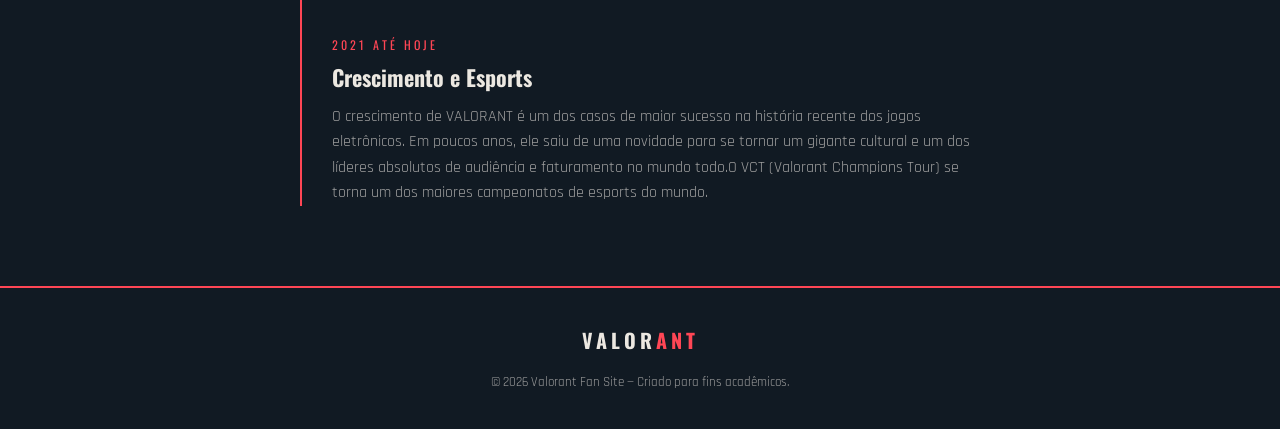
<file: pages/sobre.html>
<!DOCTYPE html>
<html lang="pt-BR">
<head>
  <meta charset="UTF-8" />
  <meta name="viewport" content="width=device-width, initial-scale=1.0" />
  <title>Valorant | Sobre</title>
  <link rel="stylesheet" href="../css/style.css" />
</head>
<body>

  <nav class="navbar">
    <div class="navbar__logo"><a href="../index.html">Valor<span>ant</span></a></div>
        <ul class="navbar__links">
      <li><a href="../index.html">Home</a></li>
      <li><a href="sobre.html">Sobre</a></li>
      <li><a href="agentes.html">Agentes</a></li>
      <li><a href="mapas.html">Mapas</a></li>
      <li><a href="armas.html">Armas</a></li>
      <li><a href="times.html">Times</a></li>
      <li><a href="jogadores.html">Jogadores</a></li>
      <li><a href="campeonatos.html">Campeonatos</a></li>
      <li><a href="contato.html">Contato</a></li>
    </ul>
  </nav>

  <section class="pagina-hero">
    <h1 class="pagina-hero__titulo">Sobre o <span>Valorant</span></h1>
    <p class="pagina-hero__sub">A história e a visão por trás do jogo.</p>
  </section>

  <section class="secao">
    <div style="max-width: 860px; margin: 0 auto;">
      <div class="secao__cabecalho">
        <span class="secao__label">O Jogo</span>
        <h2 class="secao__titulo">O que é o <span>Valorant</span>?</h2>
      </div>

      <p style="color: var(--cinza); font-size: 17px; line-height: 1.9; margin-bottom: 20px;">
        Valorant é um jogo de tiro tático em primeira pessoa, desenvolvido pela Riot Games.
        Lançado em junho de 2020, combina precisão de tiro com habilidades únicas de personagens chamados Agentes.
      </p>

      <p style="color: var(--cinza); font-size: 17px; line-height: 1.9; margin-bottom: 20px;">
        No modo principal, duas equipes de 5 jogadores se enfrentam: uma tenta plantar a bomba (Spike)
        e a outra tenta impedir. O jogo valoriza estratégia, comunicação e precisão.
      </p>

      <p style="color: var(--cinza); font-size: 17px; line-height: 1.9;">
        O Valorant é gratuito e disponível para PC. Conta com um sistema antitrapaça rigoroso
        e servidores de alta qualidade, tornando a experiência competitiva justa para todos.
      </p>
    </div>
  </section>

  <section class="secao secao--escura">
    <div class="secao__cabecalho">
      <span class="secao__label">História</span>
      <h2 class="secao__titulo">Linha do <span>Tempo</span></h2>
    </div>

    <div style="max-width: 680px; margin: 0 auto; border-left: 2px solid var(--vermelho); padding-left: 30px; display: flex; flex-direction: column; gap: 36px;">

      <div>
        <p style="font-family: 'Oswald', sans-serif; color: var(--vermelho); font-size: 12px; letter-spacing: 3px; text-transform: uppercase; margin-bottom: 6px;">2019</p>
        <h3 style="font-family: 'Oswald', sans-serif; font-size: 22px; color: var(--branco); margin-bottom: 8px;">Anúncio do Projeto A</h3>
        <p style="color: var(--cinza); font-size: 16px;">O Projeto A foi o codinome usado pela Riot Games para anunciar seu jogo de tiro tático. Pouco tempo após o anúncio, o jogo foi revelado oficialmente e hoje é conhecido mundialmente como Valorant.</p>
      </div>

      <div>
        <p style="font-family: 'Oswald', sans-serif; color: var(--vermelho); font-size: 12px; letter-spacing: 3px; text-transform: uppercase; margin-bottom: 6px;">Abril 2020</p>
        <h3 style="font-family: 'Oswald', sans-serif; font-size: 22px; color: var(--branco); margin-bottom: 8px;">Beta Fechado</h3>
        <p style="color: var(--cinza); font-size: 16px;">O beta fechado do VALORANT foi um período de testes gratuito e limitado que ocorreu no primeiro semestre de 2020 para PC e, mais recentemente, em meados de 2024 para consoles (Xbox Series X|S e PlayStation 5).</p>
      </div>

      <div>
        <p style="font-family: 'Oswald', sans-serif; color: var(--vermelho); font-size: 12px; letter-spacing: 3px; text-transform: uppercase; margin-bottom: 6px;">Junho 2020</p>
        <h3 style="font-family: 'Oswald', sans-serif; font-size: 22px; color: var(--branco); margin-bottom: 8px;">Lançamento Oficial</h3>
        <p style="color: var(--cinza); font-size: 16px;">Valorant é lançado gratuitamente e rapidamente se torna um dos jogos mais populares do mundo. Foi lançado oficialmente para PC em 2 de junho de 2020. A expansão para os consoles PlayStation 5 e Xbox Series X/S ocorreu no dia 2 de agosto de 2024. Já a versão Valorant Mobile teve seu lançamento oficial em agosto de 2025, na China.</p>
      </div>

      <div>
        <p style="font-family: 'Oswald', sans-serif; color: var(--vermelho); font-size: 12px; letter-spacing: 3px; text-transform: uppercase; margin-bottom: 6px;">2021 até hoje</p>
        <h3 style="font-family: 'Oswald', sans-serif; font-size: 22px; color: var(--branco); margin-bottom: 8px;">Crescimento e Esports</h3>
        <p style="color: var(--cinza); font-size: 16px;">O crescimento de VALORANT é um dos casos de maior sucesso na história recente dos jogos eletrônicos. Em poucos anos, ele saiu de uma novidade para se tornar um gigante cultural e um dos líderes absolutos de audiência e faturamento no mundo todo.O VCT (Valorant Champions Tour) se torna um dos maiores campeonatos de esports do mundo.</p>
      </div>

    </div>
  </section>

  <footer>
    <div class="footer__logo">Valor<span>ant</span></div>
    
    <p class="footer__copy">&copy; 2026 Valorant Fan Site &mdash; Criado para fins acadêmicos.</p>
  </footer>

  <script src="https://code.jquery.com/jquery-3.7.1.min.js"></script>
  <script src="../js/main.js"></script>

</body>
</html>
</file>
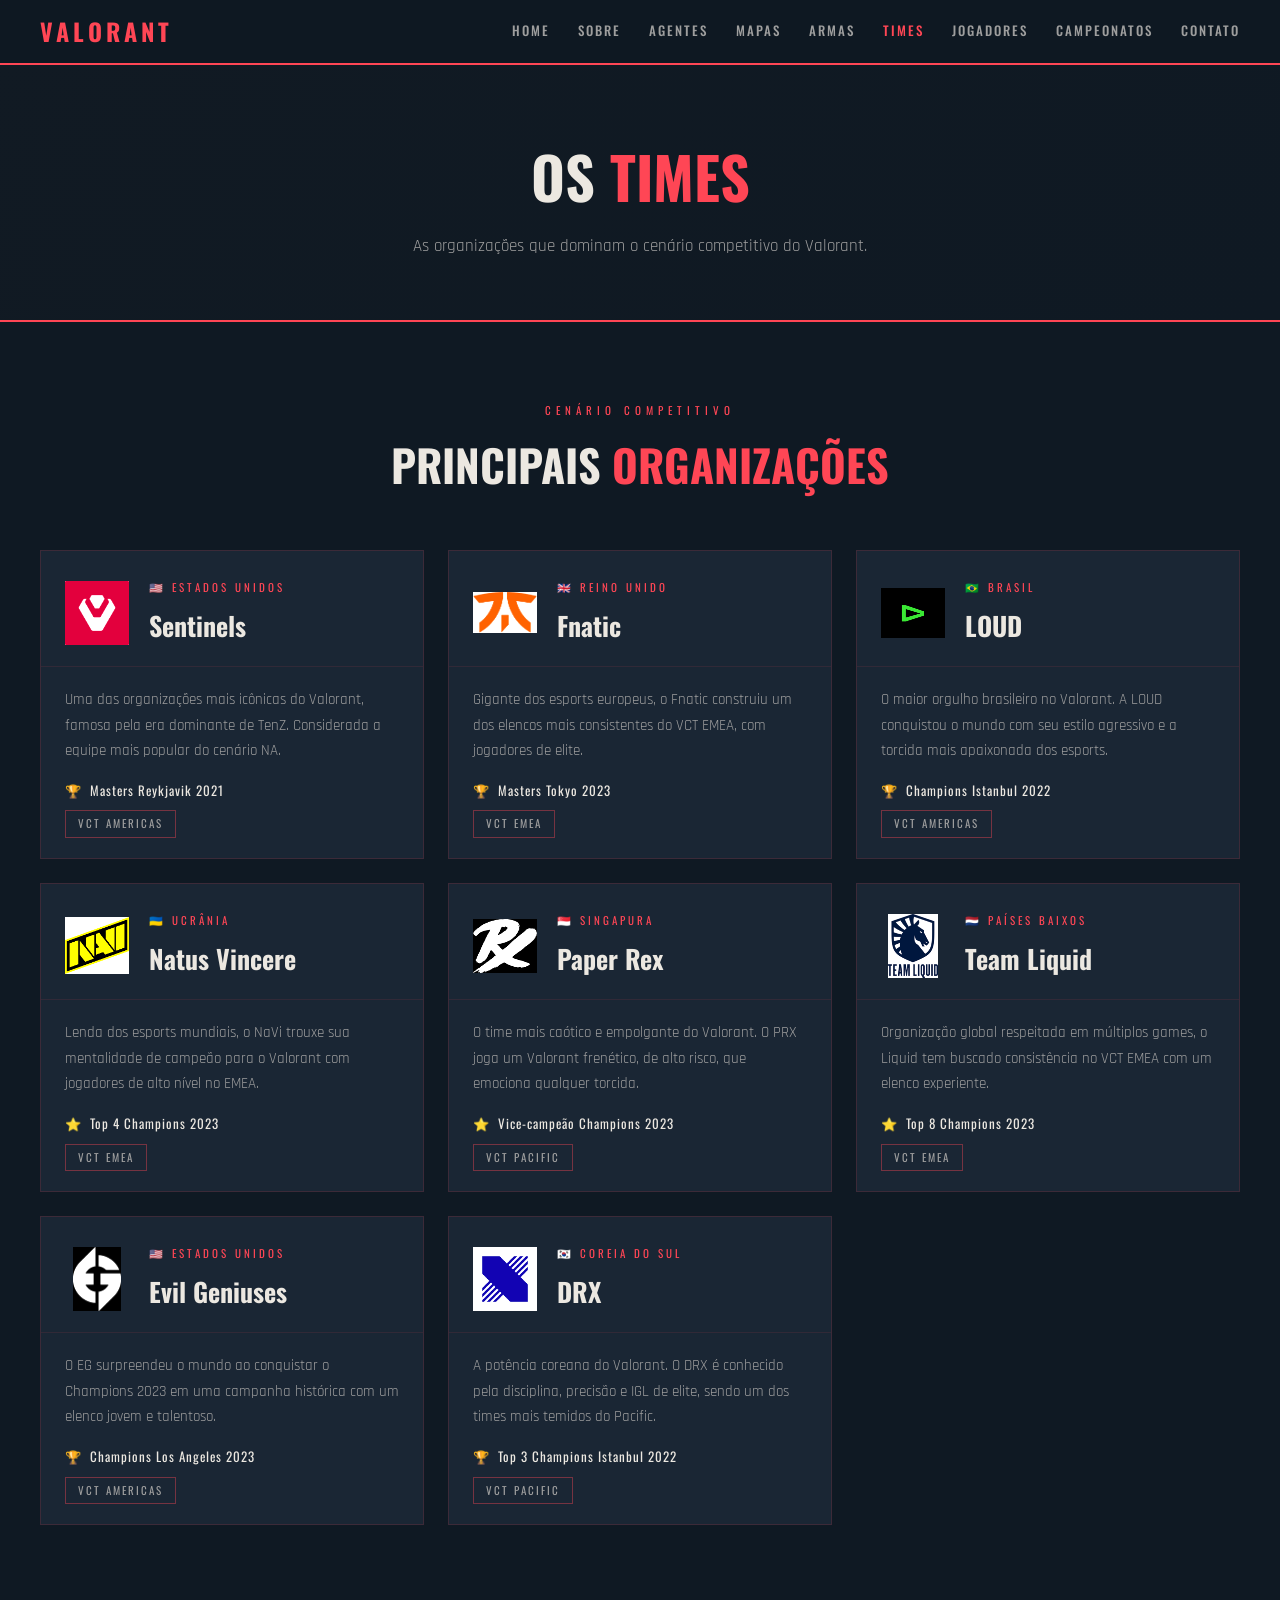
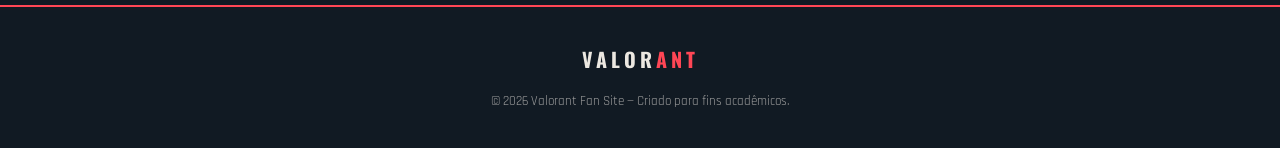
<file: pages/times.html>
<!DOCTYPE html>
<html lang="pt-BR">
<head>
  <meta charset="UTF-8" />
  <meta name="viewport" content="width=device-width, initial-scale=1.0" />
  <title>Valorant | Times</title>
  <link rel="stylesheet" href="../css/style.css" />
  <style>
    .times-grid {
      display: grid;
      grid-template-columns: repeat(auto-fit, minmax(300px, 1fr));
      gap: 24px;
      max-width: 1200px;
      margin: 0 auto;
    }

    .time-card {
      background-color: var(--fundo2);
      border: 1px solid rgba(255, 70, 85, 0.15);
      overflow: hidden;
      transition: transform 0.3s, border-color 0.3s;
    }

    .time-card:hover {
      transform: translateY(-6px);
      border-color: var(--vermelho);
    }

    .time-card__topo {
      padding: 28px 24px 20px;
      display: flex;
      align-items: center;
      gap: 20px;
      border-bottom: 1px solid rgba(255, 70, 85, 0.1);
    }

    .time-card__logo {
      width: 64px;
      height: 64px;
      object-fit: contain;
      flex-shrink: 0;
      filter: brightness(1.1);
    }

    .time-card__info {
        display: flex;
        flex-direction: column;
        gap: 4px;
    }

    .time-card__pais {
      font-family: 'Oswald', sans-serif;
      font-size: 11px;
      letter-spacing: 3px;
      text-transform: uppercase;
      color: var(--vermelho);
      margin-bottom: 4px;
    }

    .time-card__nome {
      font-family: 'Oswald', sans-serif;
      font-size: 26px;
      font-weight: 700;
      color: var(--branco);
    }

    .time-card__corpo {
      padding: 20px 24px;
    }

    .time-card__descricao {
      font-size: 15px;
      color: var(--cinza);
      line-height: 1.7;
      margin-bottom: 16px;
    }

    .time-card__conquista {
      display: flex;
      align-items: center;
      gap: 8px;
      font-family: 'Oswald', sans-serif;
      font-size: 13px;
      letter-spacing: 1px;
      color: var(--branco);
    }

    .time-card__conquista span {
      color: #f0c040;
    }

    .regiao-tag {
      display: inline-block;
      padding: 4px 12px;
      font-family: 'Oswald', sans-serif;
      font-size: 11px;
      letter-spacing: 2px;
      text-transform: uppercase;
      border: 1px solid rgba(255,70,85,0.4);
      color: var(--cinza);
      margin-top: 10px;
    }
  </style>
</head>
<body>

  <nav class="navbar">
    <div class="navbar__logo"><a href="../index.html">Valor<span>ant</span></a></div>
    <ul class="navbar__links">
      <li><a href="../index.html">Home</a></li>
      <li><a href="sobre.html">Sobre</a></li>
      <li><a href="agentes.html">Agentes</a></li>
      <li><a href="mapas.html">Mapas</a></li>
      <li><a href="armas.html">Armas</a></li>
      <li><a href="times.html" class="active">Times</a></li>
      <li><a href="jogadores.html">Jogadores</a></li>
      <li><a href="campeonatos.html">Campeonatos</a></li>
      <li><a href="contato.html">Contato</a></li>
    </ul>
  </nav>

  <section class="pagina-hero">
    <h1 class="pagina-hero__titulo">Os <span>Times</span></h1>
    <p class="pagina-hero__sub">As organizações que dominam o cenário competitivo do Valorant.</p>
  </section>

  <section class="secao">
    <div class="secao__cabecalho">
      <span class="secao__label">Cenário Competitivo</span>
      <h2 class="secao__titulo">Principais <span>Organizações</span></h2>
    </div>

    <div class="times-grid">

      <div class="time-card">
        <div class="time-card__topo">
          <img class="time-card__logo" src="../{images,css,js,pages}/sentinels.png" alt="Sentinels" />
          <div class="time-card__info">
            <div class="time-card__pais">🇺🇸 Estados Unidos</div>
            <div class="time-card__nome">Sentinels</div>
          </div>
        </div>
        <div class="time-card__corpo">
          <p class="time-card__descricao">
            Uma das organizações mais icônicas do Valorant, famosa pela era dominante de TenZ. Considerada a equipe mais popular do cenário NA.
          </p>
          <div class="time-card__conquista"><span>🏆</span> Masters Reykjavik 2021</div>
          <div class="regiao-tag">VCT Americas</div>
        </div>
      </div>

      <div class="time-card">
        <div class="time-card__topo">
          <img class="time-card__logo" src="../{images,css,js,pages}/Fnatic.png" alt="Fnatic" />
          <div class="time-card__info">
            <div class="time-card__pais">🇬🇧 Reino Unido</div>
            <div class="time-card__nome">Fnatic</div>
          </div>
        </div>
        <div class="time-card__corpo">
          <p class="time-card__descricao">
            Gigante dos esports europeus, o Fnatic construiu um dos elencos mais consistentes do VCT EMEA, com jogadores de elite.
          </p>
          <div class="time-card__conquista"><span>🏆</span> Masters Tokyo 2023</div>
          <div class="regiao-tag">VCT EMEA</div>
        </div>
      </div>

      <div class="time-card">
        <div class="time-card__topo">
          <img class="time-card__logo" src="../{images,css,js,pages}/loud.png" alt="LOUD" />
          <div class="time-card__info">
            <div class="time-card__pais">🇧🇷 Brasil</div>
            <div class="time-card__nome">LOUD</div>
          </div>
        </div>
        <div class="time-card__corpo">
          <p class="time-card__descricao">
            O maior orgulho brasileiro no Valorant. A LOUD conquistou o mundo com seu estilo agressivo e a torcida mais apaixonada dos esports.
          </p>
          <div class="time-card__conquista"><span>🏆</span> Champions Istanbul 2022</div>
          <div class="regiao-tag">VCT Americas</div>
        </div>
      </div>

      <div class="time-card">
        <div class="time-card__topo">
          <img class="time-card__logo" src="../{images,css,js,pages}/Navi.png" alt="Natus Vincere" />
          <div class="time-card__info">
            <div class="time-card__pais">🇺🇦 Ucrânia</div>
            <div class="time-card__nome">Natus Vincere</div>
          </div>
        </div>
        <div class="time-card__corpo">
          <p class="time-card__descricao">
            Lenda dos esports mundiais, o NaVi trouxe sua mentalidade de campeão para o Valorant com jogadores de alto nível no EMEA.
          </p>
          <div class="time-card__conquista"><span>⭐</span> Top 4 Champions 2023</div>
          <div class="regiao-tag">VCT EMEA</div>
        </div>
      </div>

      <div class="time-card">
        <div class="time-card__topo">
          <img class="time-card__logo" src="../{images,css,js,pages}/PaperRex.png" alt="Paper Rex" />
          <div class="time-card__info">
            <div class="time-card__pais">🇸🇬 Singapura</div>
            <div class="time-card__nome">Paper Rex</div>
          </div>
        </div>
        <div class="time-card__corpo">
          <p class="time-card__descricao">
            O time mais caótico e empolgante do Valorant. O PRX joga um Valorant frenético, de alto risco, que emociona qualquer torcida.
          </p>
          <div class="time-card__conquista"><span>⭐</span> Vice-campeão Champions 2023</div>
          <div class="regiao-tag">VCT Pacific</div>
        </div>
      </div>

      <div class="time-card">
        <div class="time-card__topo">
          <img class="time-card__logo" src="../{images,css,js,pages}/team liquid.png" alt="Team Liquid" />
          <div class="time-card__info">
            <div class="time-card__pais">🇳🇱 Países Baixos</div>
            <div class="time-card__nome">Team Liquid</div>
          </div>
        </div>
        <div class="time-card__corpo">
          <p class="time-card__descricao">
            Organização global respeitada em múltiplos games, o Liquid tem buscado consistência no VCT EMEA com um elenco experiente.
          </p>
          <div class="time-card__conquista"><span>⭐</span> Top 8 Champions 2023</div>
          <div class="regiao-tag">VCT EMEA</div>
        </div>
      </div>

      <div class="time-card">
        <div class="time-card__topo">
          <img class="time-card__logo" src="../{images,css,js,pages}/Evil Geniuses.png" alt="Evil Geniuses"/>
          <div class="time-card__info">
            <div class="time-card__pais">🇺🇸 Estados Unidos</div>
            <div class="time-card__nome">Evil Geniuses</div>
          </div>
        </div>
        <div class="time-card__corpo">
          <p class="time-card__descricao">
            O EG surpreendeu o mundo ao conquistar o Champions 2023 em uma campanha histórica com um elenco jovem e talentoso.
          </p>
          <div class="time-card__conquista"><span>🏆</span> Champions Los Angeles 2023</div>
          <div class="regiao-tag">VCT Americas</div>
        </div>
      </div>

      <div class="time-card">
        <div class="time-card__topo">
          <img class="time-card__logo" src="../{images,css,js,pages}/DRX.png" alt="DRX" />
          <div class="time-card__info">
            <div class="time-card__pais">🇰🇷 Coreia do Sul</div>
            <div class="time-card__nome">DRX</div>
          </div>
        </div>
        <div class="time-card__corpo">
          <p class="time-card__descricao">
            A potência coreana do Valorant. O DRX é conhecido pela disciplina, precisão e IGL de elite, sendo um dos times mais temidos do Pacific.
          </p>
          <div class="time-card__conquista"><span>🏆</span> Top 3 Champions Istanbul 2022</div>
          <div class="regiao-tag">VCT Pacific</div>
        </div>
      </div>

    </div>
  </section>

  <footer>
    <div class="footer__logo">Valor<span>ant</span></div>
    <p class="footer__copy">&copy; 2026 Valorant Fan Site &mdash; Criado para fins acadêmicos.</p>
  </footer>

  <script src="https://code.jquery.com/jquery-3.7.1.min.js"></script>
  <script src="../js/main.js"></script>
</body>
</html>
</file>
<file: css/style.css>
@import url('https://fonts.googleapis.com/css2?family=Rajdhani:wght@400;500;600;700&family=Oswald:wght@400;600;700&display=swap');

:root {
  --vermelho: #ff4655;
  --vermelho-escuro: #c0392b;
  --branco: #ece8e1;
  --cinza: #9e9e9e;
  --fundo: #0f1923;
  --fundo2: #1a2634;
  --fundo3: #111a23;
}

* {
  margin: 0;
  padding: 0;
  box-sizing: border-box;
}

body {
  background-color: var(--fundo);
  color: var(--branco);
  font-family: 'Rajdhani', sans-serif;
  font-size: 16px;
  line-height: 1.6;
}

a {
  text-decoration: none;
  color: inherit;
}

img {
  max-width: 100%;
  display: block;
}

ul { list-style: none; }

.navbar {
  position: fixed;
  top: 0;
  left: 0;
  width: 100%;
  z-index: 999;
  background-color: rgba(15, 25, 35, 0.97);
  border-bottom: 2px solid var(--vermelho);
  padding: 0 40px;
  height: 65px;
  display: flex;
  align-items: center;
  justify-content: space-between;
}

.navbar__logo {
  font-family: 'Oswald', sans-serif;
  font-size: 24px;
  font-weight: 700;
  letter-spacing: 4px;
  text-transform: uppercase;
  color: var(--vermelho);
}


.navbar__links {
  display: flex;
  gap: 28px;
}

.navbar__links a {
  font-family: 'Oswald', sans-serif;
  font-size: 13px;
  font-weight: 500;
  letter-spacing: 2px;
  text-transform: uppercase;
  color: var(--cinza);
  transition: color 0.3s;
}

.navbar__links a:hover,
.navbar__links a.active {
  color: var(--vermelho);
}

.hero {
  min-height: 100vh;
  padding-top: 65px;
  display: flex;
  align-items: center;
  justify-content: center;
  text-align: center;
  background-image: url('../{images,css,js,pages}/Tour\ De\ Force\ Console\ GIF\ by\ Xbox.gif');
  background-size: cover;
  background-position: center;
}

.hero__conteudo {
  max-width: 800px;
  padding: 40px 20px;
}

.hero__titulo {
  font-family: 'Oswald', sans-serif;
  font-size: 80px;
  font-weight: 700;
  text-transform: uppercase;
  line-height: 1;
  margin-bottom: 20px;
}

.hero__titulo span { color: var(--vermelho); }

.hero__texto {
  font-size: 18px;
  color: var(--cinza);
  margin-bottom: 36px;
}

.btn {
  font-family: 'Oswald', sans-serif;
  font-size: 14px;
  font-weight: 600;
  letter-spacing: 3px;
  text-transform: uppercase;
  padding: 13px 32px;
  border: none;
  cursor: pointer;
  display: inline-block;
  transition: all 0.3s;
}

.btn--vermelho {
  background-color: var(--vermelho);
  color: var(--branco);
}

.btn--vermelho:hover {
  background-color: var(--vermelho-escuro);
}

.btn--borda {
  background-color: transparent;
  color: var(--branco);
  border: 2px solid var(--branco);
}

.btn--borda:hover {
  border-color: var(--vermelho);
  color: var(--vermelho);
}

.grupo-botoes {
  display: flex;
  gap: 14px;
  justify-content: center;
  flex-wrap: wrap;
}
.secao {
  padding: 80px 40px;
}

.secao--escura {
  background-color: var(--fundo3);
}

.secao__cabecalho {
  text-align: center;
  margin-bottom: 50px;
}

.secao__label {
  display: block;
  font-family: 'Oswald', sans-serif;
  font-size: 11px;
  letter-spacing: 5px;
  text-transform: uppercase;
  color: var(--vermelho);
  margin-bottom: 10px;
}

.secao__titulo {
  font-family: 'Oswald', sans-serif;
  font-size: 44px;
  font-weight: 700;
  text-transform: uppercase;
}

.secao__titulo span { color: var(--vermelho); }

.stats {
  display: grid;
  grid-template-columns: repeat(auto-fit, minmax(180px, 1fr));
  max-width: 900px;
  margin: 0 auto;
  gap: 1px;
  background-color: rgba(255, 70, 85, 0.2);
}

.stat {
  background-color: var(--fundo);
  padding: 44px 20px;
  text-align: center;
}

.stat__numero {
  font-family: 'Oswald', sans-serif;
  font-size: 52px;
  font-weight: 700;
  color: var(--vermelho);
  line-height: 1;
}

.stat__nome {
  font-family: 'Oswald', sans-serif;
  font-size: 12px;
  letter-spacing: 3px;
  text-transform: uppercase;
  color: var(--cinza);
  margin-top: 6px;
}

.cards {
  display: grid;
  grid-template-columns: repeat(auto-fit, minmax(260px, 1fr));
  gap: 20px;
  max-width: 1200px;
  margin: 0 auto;
}

.card {
  background-color: var(--fundo2);
  border: 1px solid rgba(255, 70, 85, 0.15);
  overflow: hidden;
  transition: transform 0.3s, border-color 0.3s;
}

.card:hover {
  transform: translateY(-6px);
  border-color: var(--vermelho);
}

.card__img {
  width: 100%;
  height: 220px;
  object-fit: contain;
  object-position: center;
  background-color: var(--fundo3);
}

.card__corpo {
  padding: 18px;
}

.card__tipo {
  font-family: 'Oswald', sans-serif;
  font-size: 11px;
  letter-spacing: 3px;
  text-transform: uppercase;
  color: var(--vermelho);
  margin-bottom: 6px;
}

.card__nome {
  font-family: 'Oswald', sans-serif;
  font-size: 22px;
  font-weight: 700;
  color: var(--branco);
  margin-bottom: 8px;
}

.card__descricao {
  font-size: 15px;
  color: var(--cinza);
}

.secao-carrossel {
  padding: 80px 0;
  background-color: var(--fundo2);
  overflow: hidden;
}

.secao-carrossel .secao__cabecalho {
  padding: 0 40px;
}

.swiper {

  padding: 10px 40px 55px !important;
}

.swiper-slide {
  background-color: var(--fundo3);
  border: 1px solid rgba(255, 70, 85, 0.2);
  overflow: hidden;
  transition: border-color 0.3s;
}

.swiper-slide:hover { border-color: var(--vermelho); }

.swiper-slide img {
  width: 100%;
  height: 300px;
  object-fit: contain;
  object-position: center;
  background-color: var(--fundo3);
}

.slide__info { padding: 16px; }

.slide__classe {
  font-family: 'Oswald', sans-serif;
  font-size: 11px;
  letter-spacing: 3px;
  text-transform: uppercase;
  color: var(--vermelho);
  margin-bottom: 4px;
}

.slide__nome {
  font-family: 'Oswald', sans-serif;
  font-size: 22px;
  font-weight: 700;
  color: var(--branco);
}

.swiper-pagination-bullet { background: var(--cinza) !important; opacity: 1 !important; }
.swiper-pagination-bullet-active { background: var(--vermelho) !important; }
.swiper-button-next,
.swiper-button-prev { color: var(--vermelho) !important; }

.pagina-hero {
  background: linear-gradient(135deg, var(--fundo3), var(--fundo));
  padding: 130px 40px 60px;
  text-align: center;
  border-bottom: 2px solid var(--vermelho);
}

.pagina-hero__titulo {
  font-family: 'Oswald', sans-serif;
  font-size: 58px;
  font-weight: 700;
  text-transform: uppercase;
}

.pagina-hero__titulo span { color: var(--vermelho); }

.pagina-hero__sub {
  margin-top: 10px;
  font-size: 17px;
  color: var(--cinza);
}


.tabela {
  width: 100%;
  max-width: 1000px;
  margin: 0 auto;
  border-collapse: collapse;
}

.tabela th {
  font-family: 'Oswald', sans-serif;
  font-size: 12px;
  letter-spacing: 3px;
  text-transform: uppercase;
  color: var(--vermelho);
  padding: 14px 18px;
  text-align: left;
  border-bottom: 2px solid var(--vermelho);
}

.tabela td {
  padding: 13px 18px;
  font-size: 16px;
  color: var(--cinza);
  border-bottom: 1px solid rgba(255, 70, 85, 0.1);
}

.tabela tr:hover td {
  background-color: var(--fundo2);
  color: var(--branco);
}

.tabela td:first-child {
  font-family: 'Oswald', sans-serif;
  font-size: 18px;
  font-weight: 600;
  color: var(--branco);
}

.etiqueta {
  display: inline-block;
  padding: 3px 10px;
  font-family: 'Oswald', sans-serif;
  font-size: 11px;
  letter-spacing: 2px;
  text-transform: uppercase;
  border: 1px solid;
}

.etiqueta--rifle  { color: #4fc3f7; border-color: #4fc3f7; }
.etiqueta--pistola{ color: #aed581; border-color: #aed581; }
.etiqueta--smg    { color: #ffb74d; border-color: #ffb74d; }
.etiqueta--sniper { color: var(--vermelho); border-color: var(--vermelho); }
.etiqueta--shotgun{ color: #ba68c8; border-color: #ba68c8; }


.grupo {
  margin-bottom: 22px;
}

.grupo label {
  display: block;
  font-family: 'Oswald', sans-serif;
  font-size: 12px;
  letter-spacing: 3px;
  text-transform: uppercase;
  color: var(--cinza);
  margin-bottom: 8px;
}

.grupo input,
.grupo textarea {
  width: 100%;
  background-color: var(--fundo2);
  border: 1px solid rgba(255, 70, 85, 0.25);
  color: var(--branco);
  font-family: 'Rajdhani', sans-serif;
  font-size: 16px;
  padding: 13px 16px;
  outline: none;
  transition: border-color 0.3s;
}

.grupo input:focus,
.grupo textarea:focus {
  border-color: var(--vermelho);
}

.grupo textarea {
  resize: vertical;
  min-height: 130px;
}

.mensagem-ok {
  display: none;
  background-color: var(--vermelho);
  color: var(--branco);
  padding: 14px 20px;
  font-family: 'Oswald', sans-serif;
  font-size: 15px;
  letter-spacing: 2px;
  text-transform: uppercase;
  margin-top: 18px;
  text-align: center;
}

footer {
  background-color: var(--fundo3);
  border-top: 2px solid var(--vermelho);
  padding: 36px 40px;
  text-align: center;
}

.footer__logo {
  font-family: 'Oswald', sans-serif;
  font-size: 20px;
  font-weight: 700;
  letter-spacing: 4px;
  text-transform: uppercase;
  margin-bottom: 16px;
}

.footer__logo span { color: var(--vermelho); }

.footer__links {
  display: flex;
  justify-content: center;
  gap: 22px;
  flex-wrap: wrap;
  margin-bottom: 20px;
}

.footer__links a {
  font-family: 'Oswald', sans-serif;
  font-size: 12px;
  letter-spacing: 2px;
  text-transform: uppercase;
  color: var(--cinza);
  transition: color 0.3s;
}

.footer__links a:hover { color: var(--vermelho); }

.footer__copy {
  font-size: 13px;
  color: var(--cinza);
}

@media (max-width: 768px) {
  .navbar { padding: 0 20px; }
  .navbar__links { display: none; }
  .hero__titulo { font-size: 48px; }
  .secao__titulo { font-size: 32px; }
  .secao { padding: 50px 20px; }
  .pagina-hero { padding: 110px 20px 50px; }
  .pagina-hero__titulo { font-size: 38px; }
}
</file>
